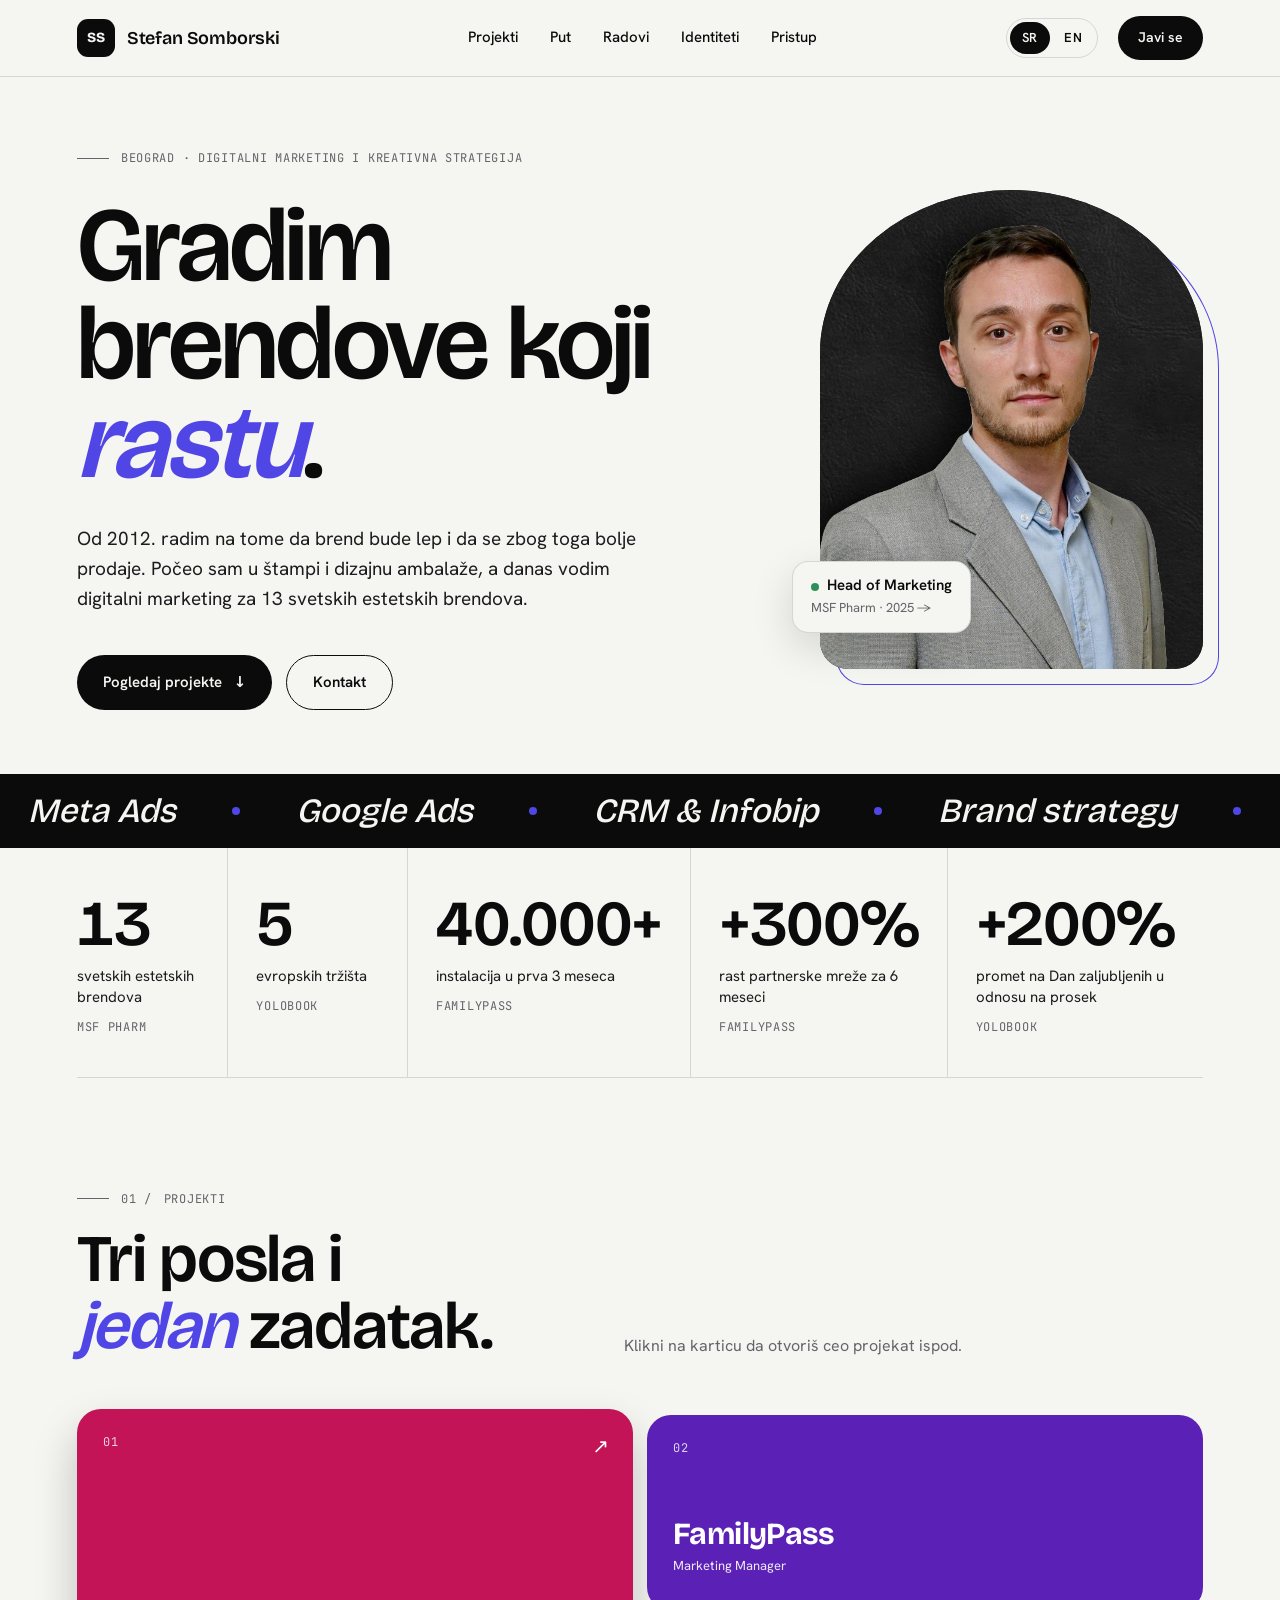
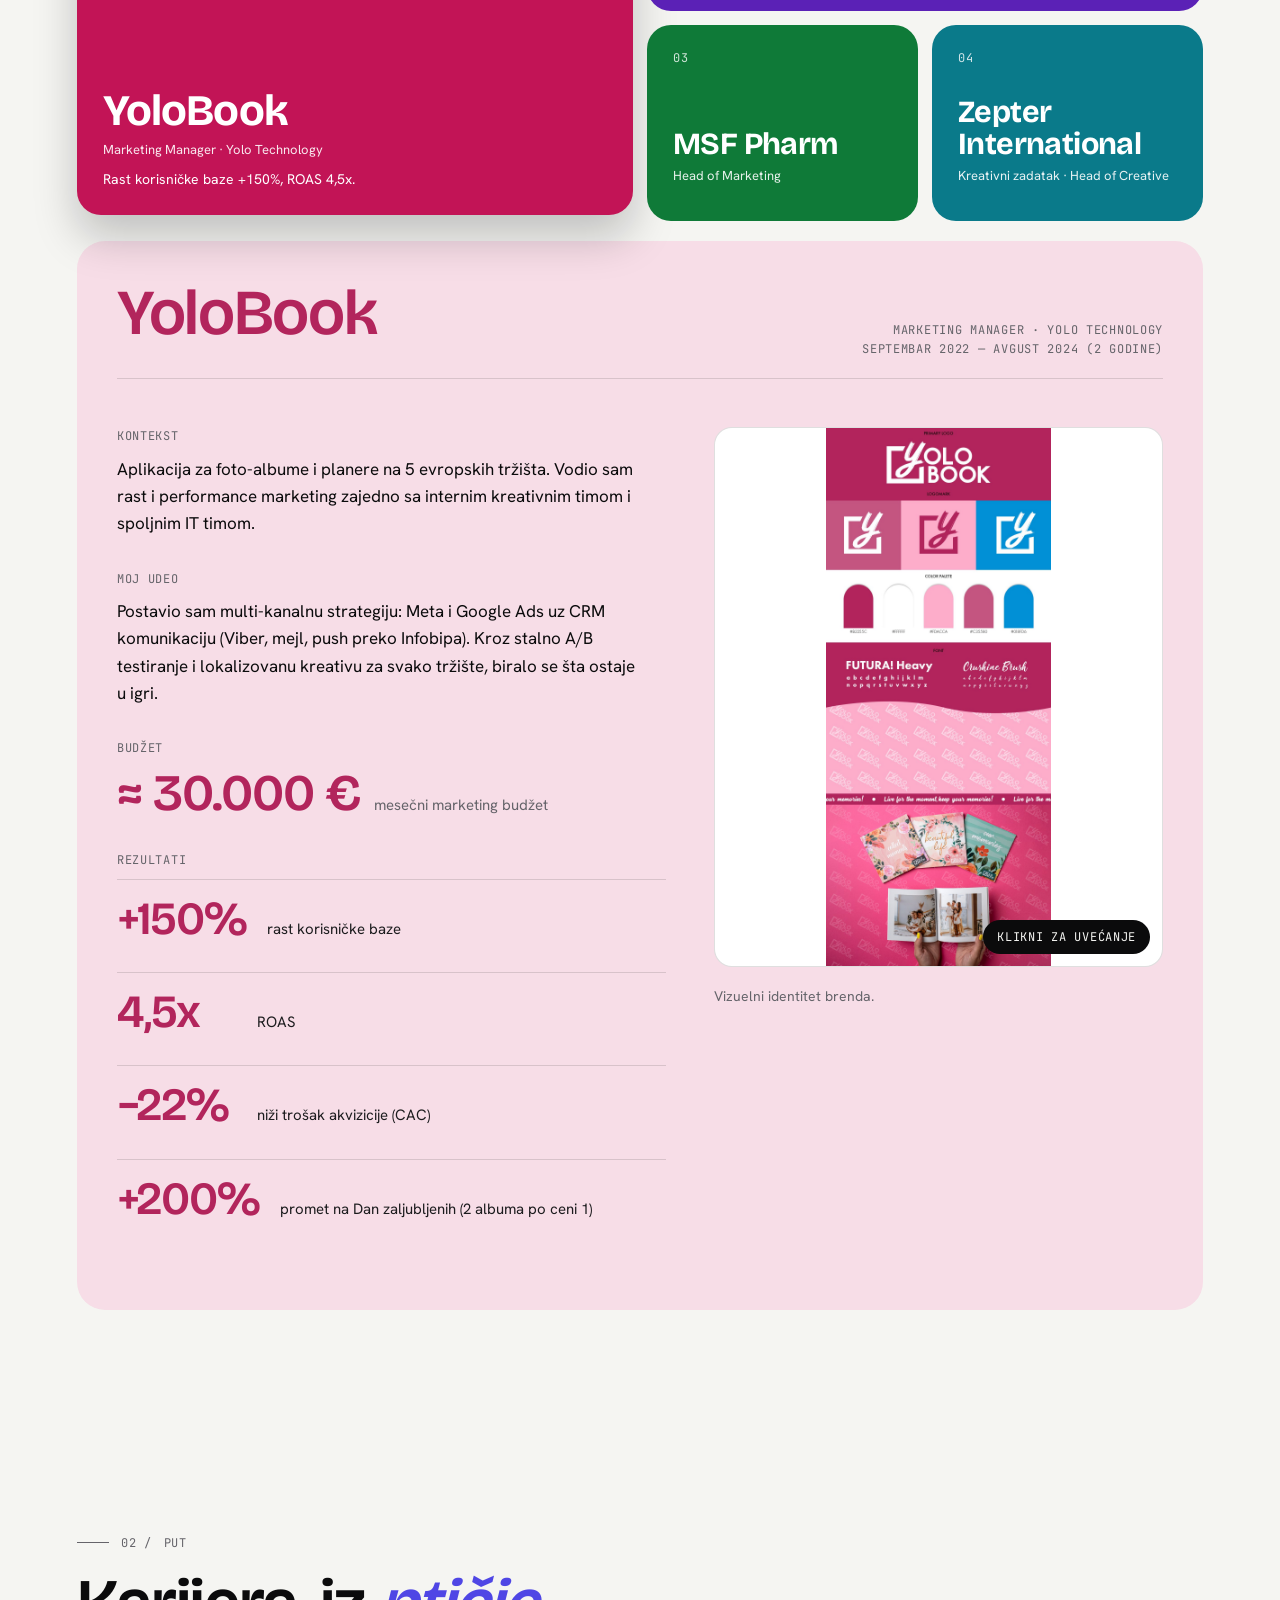
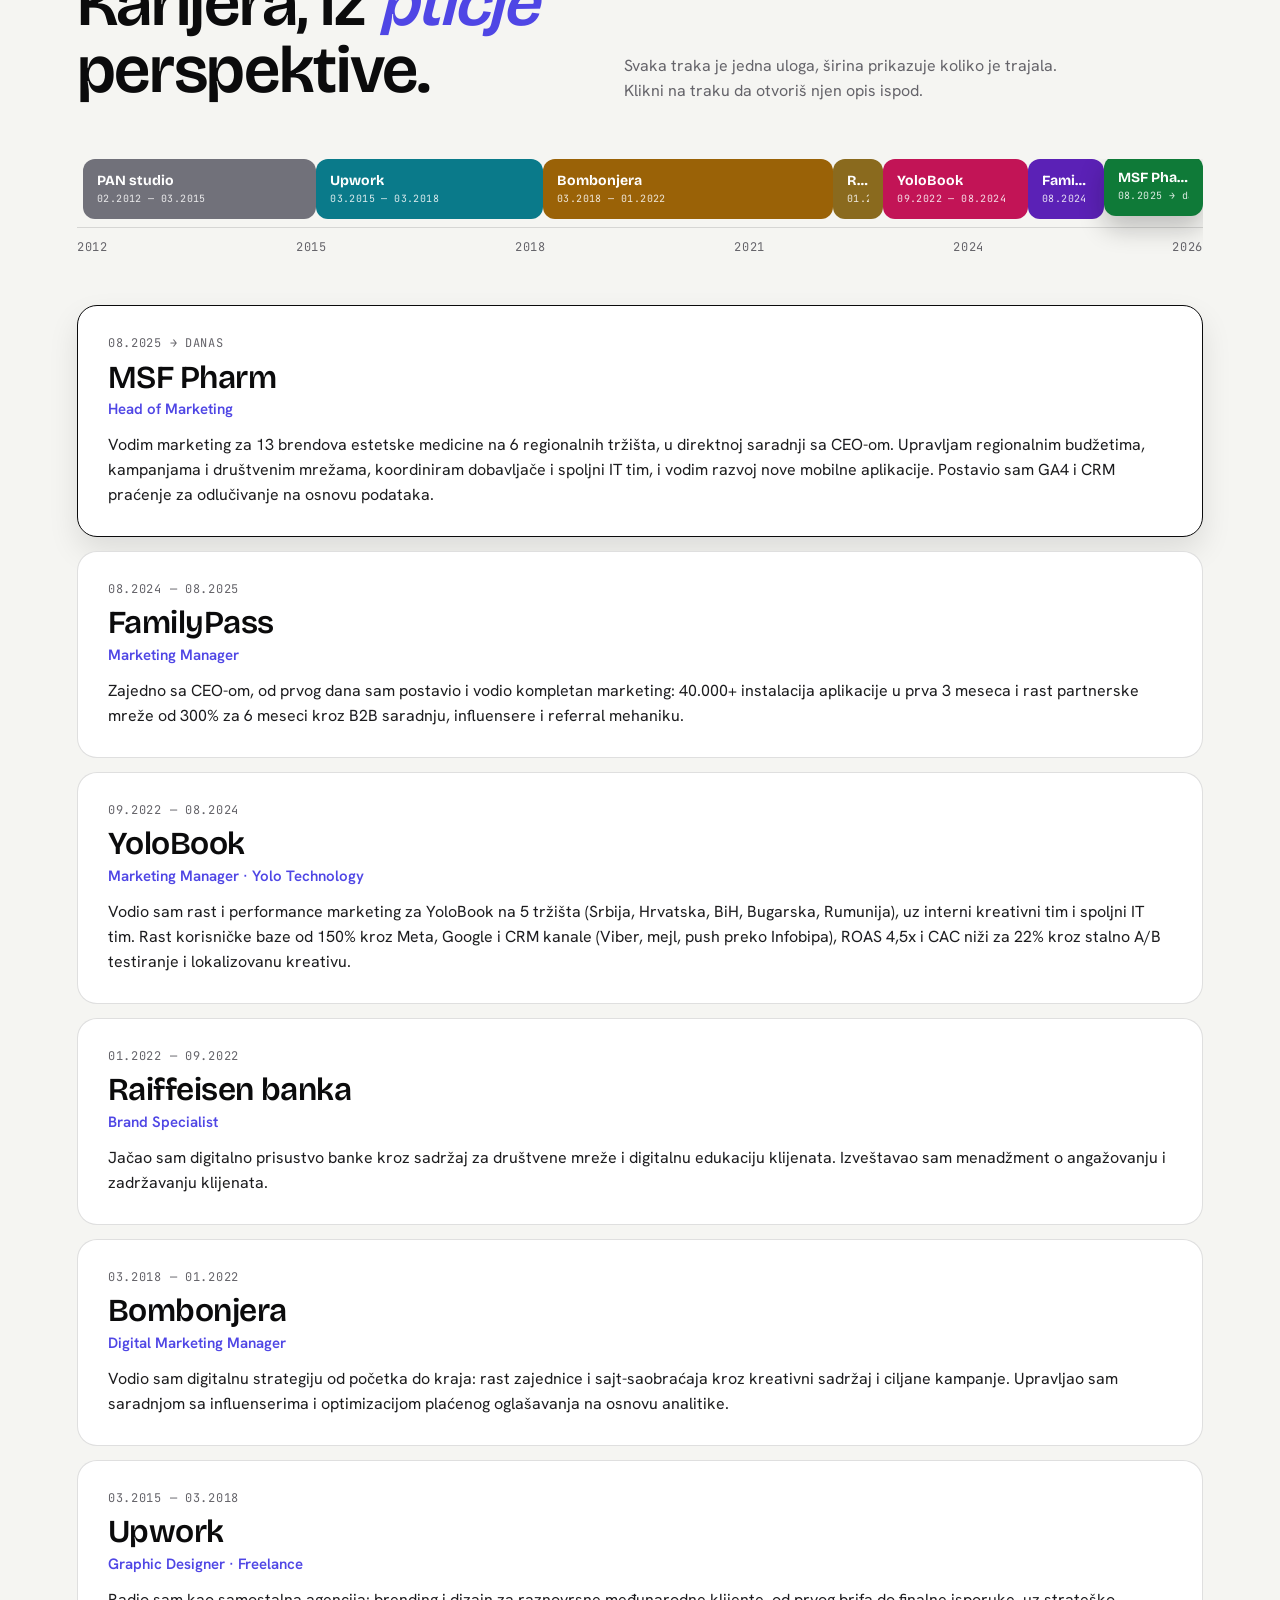
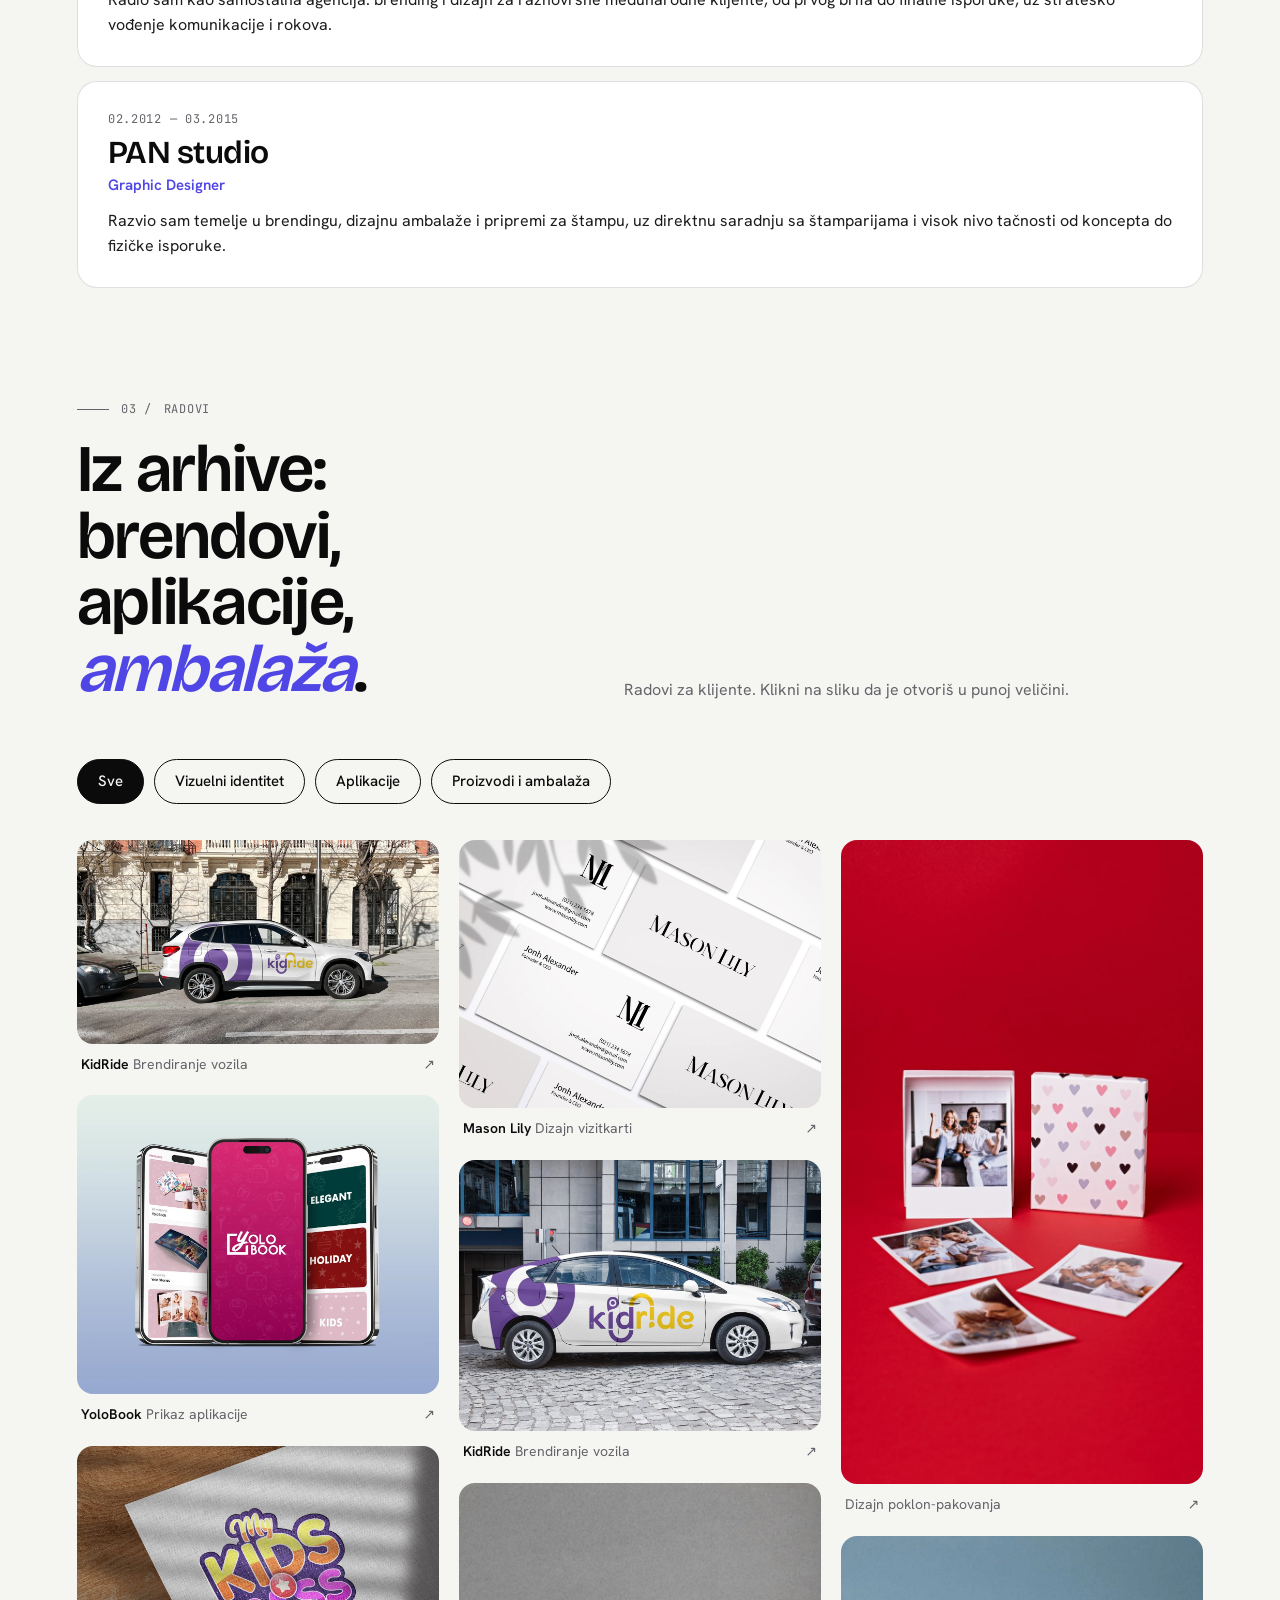
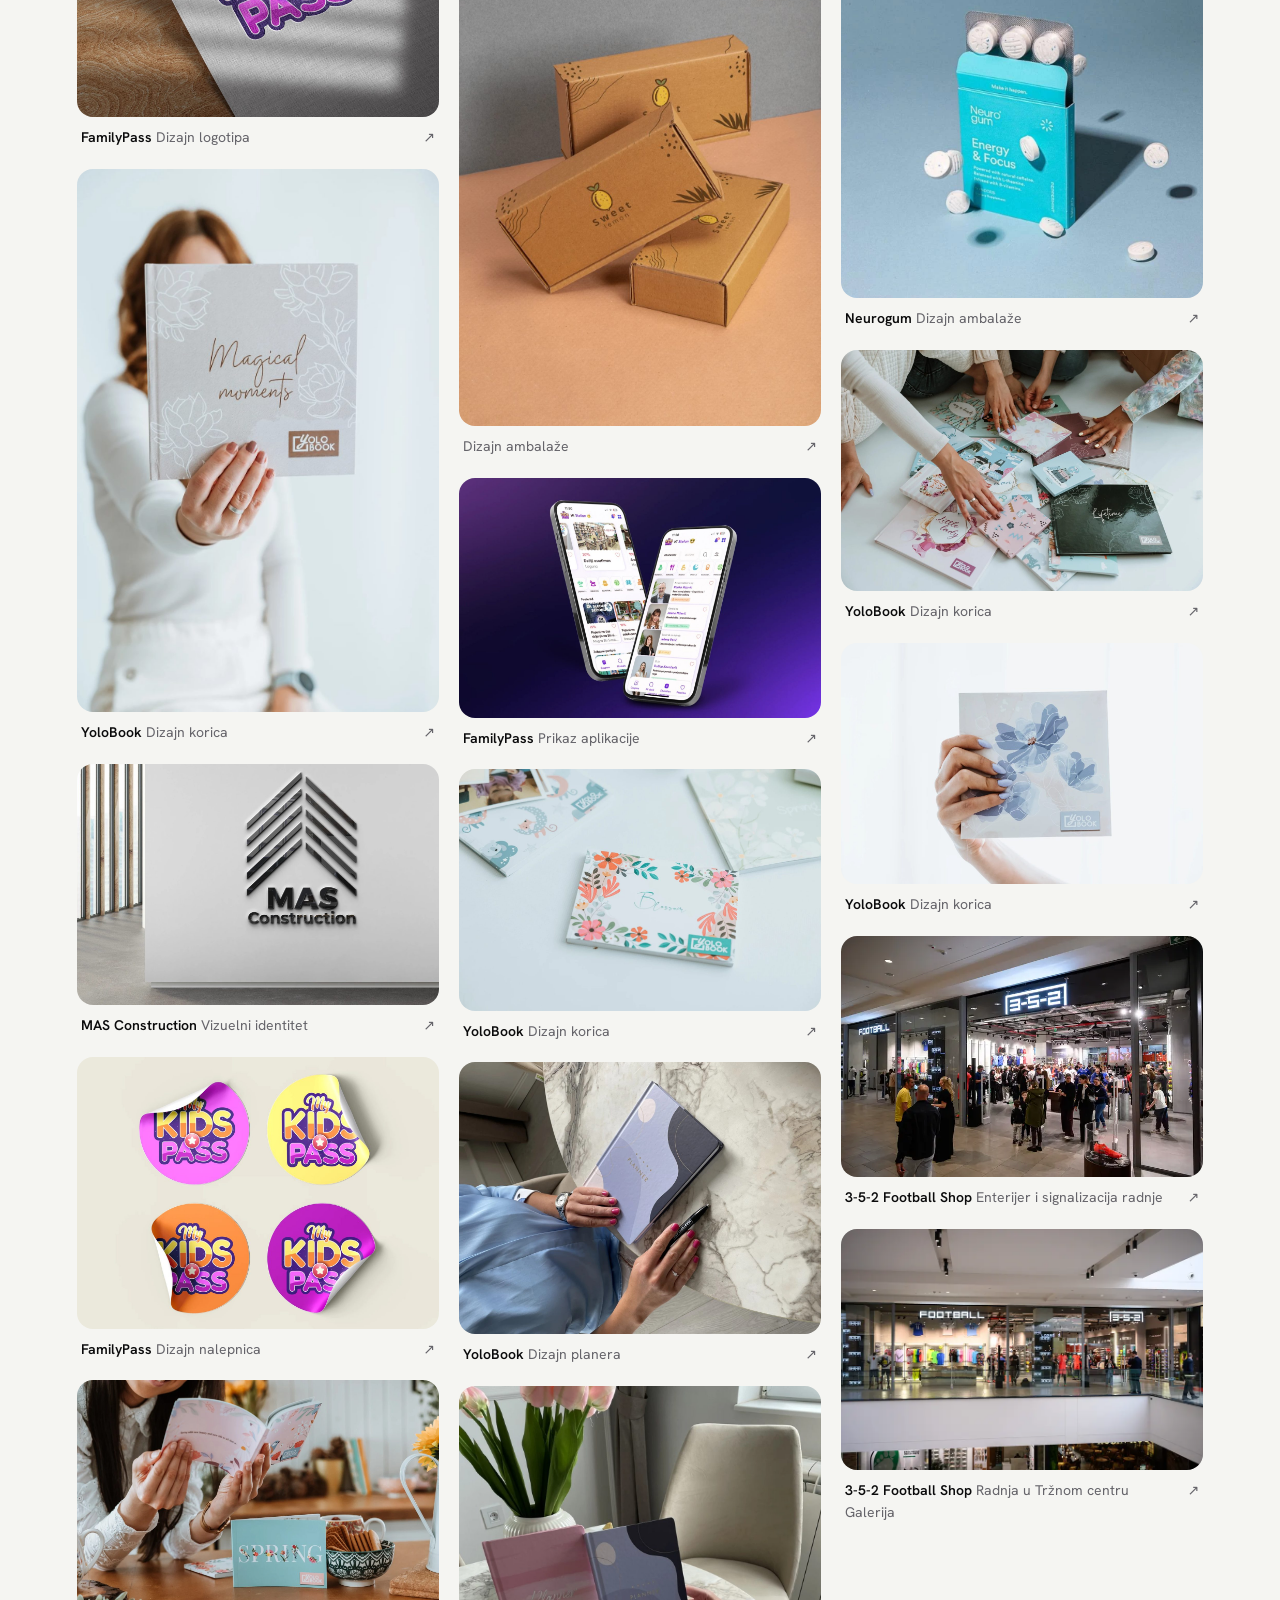
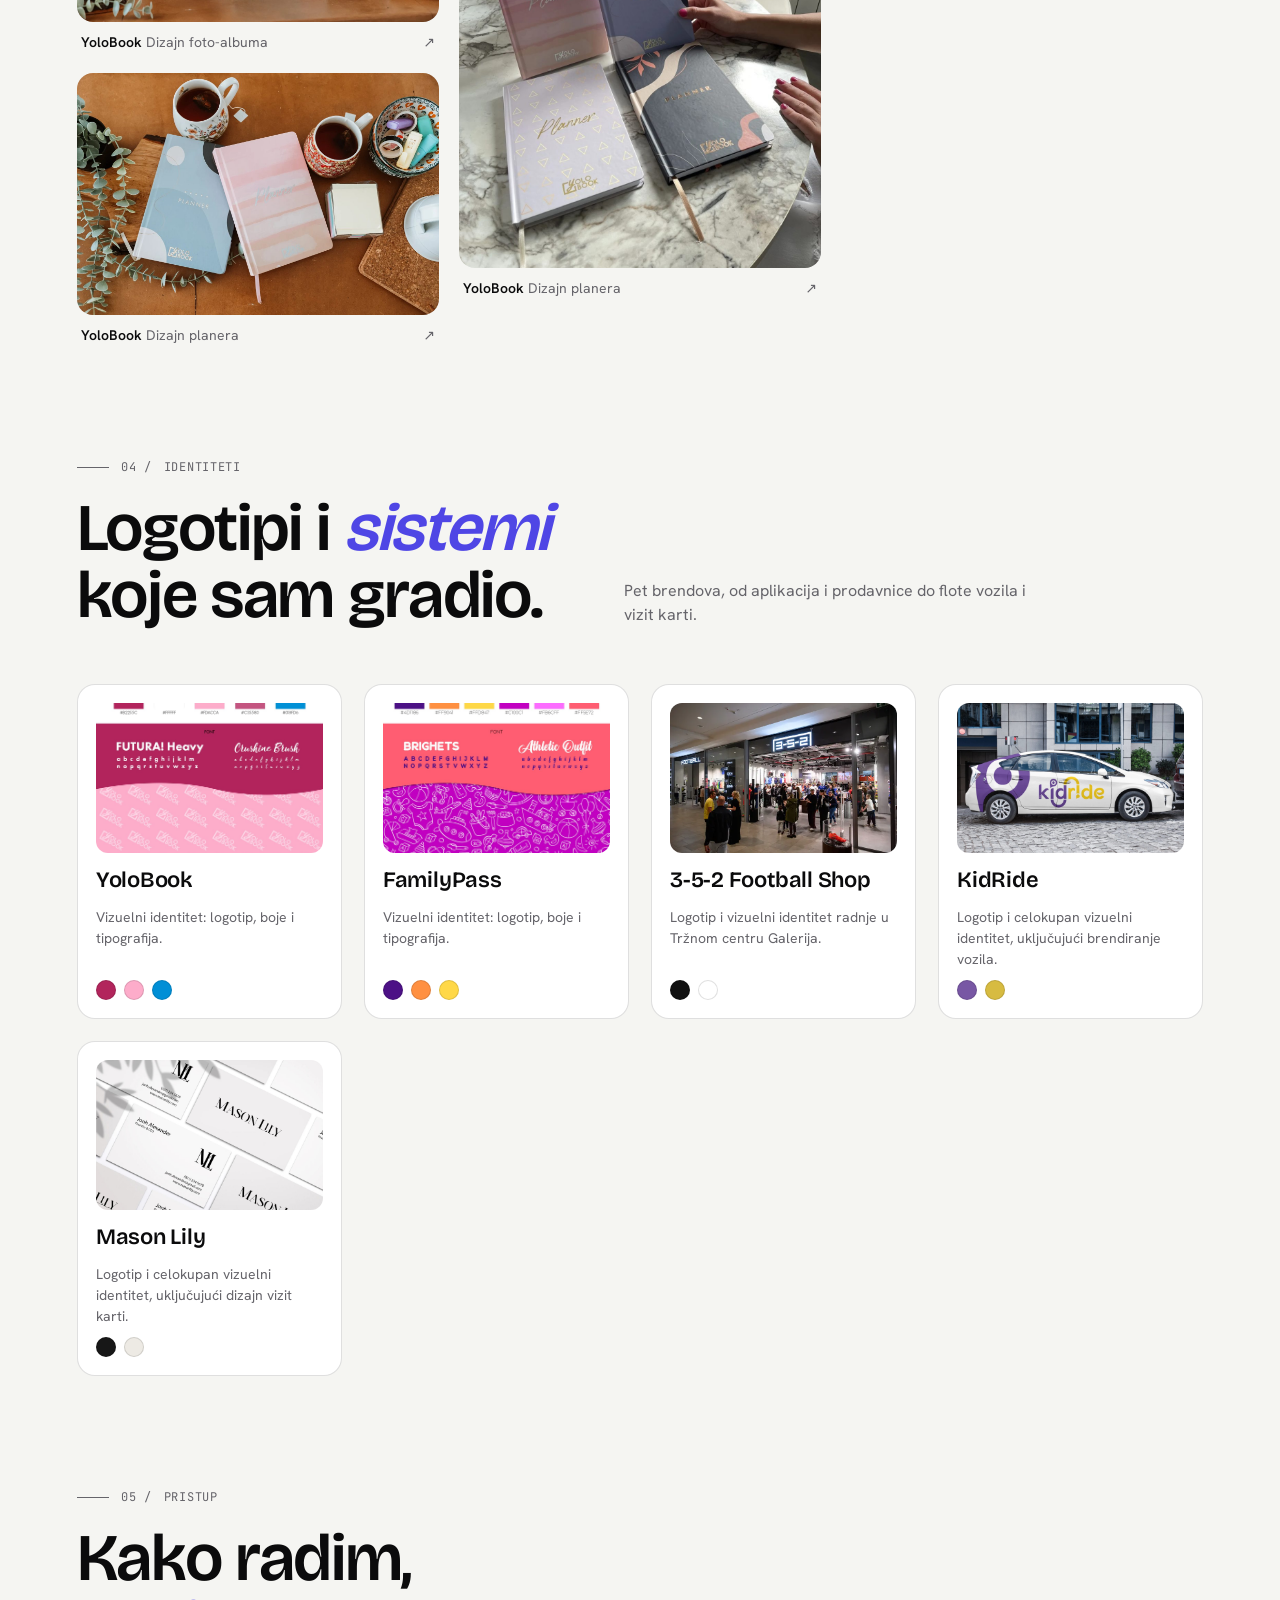
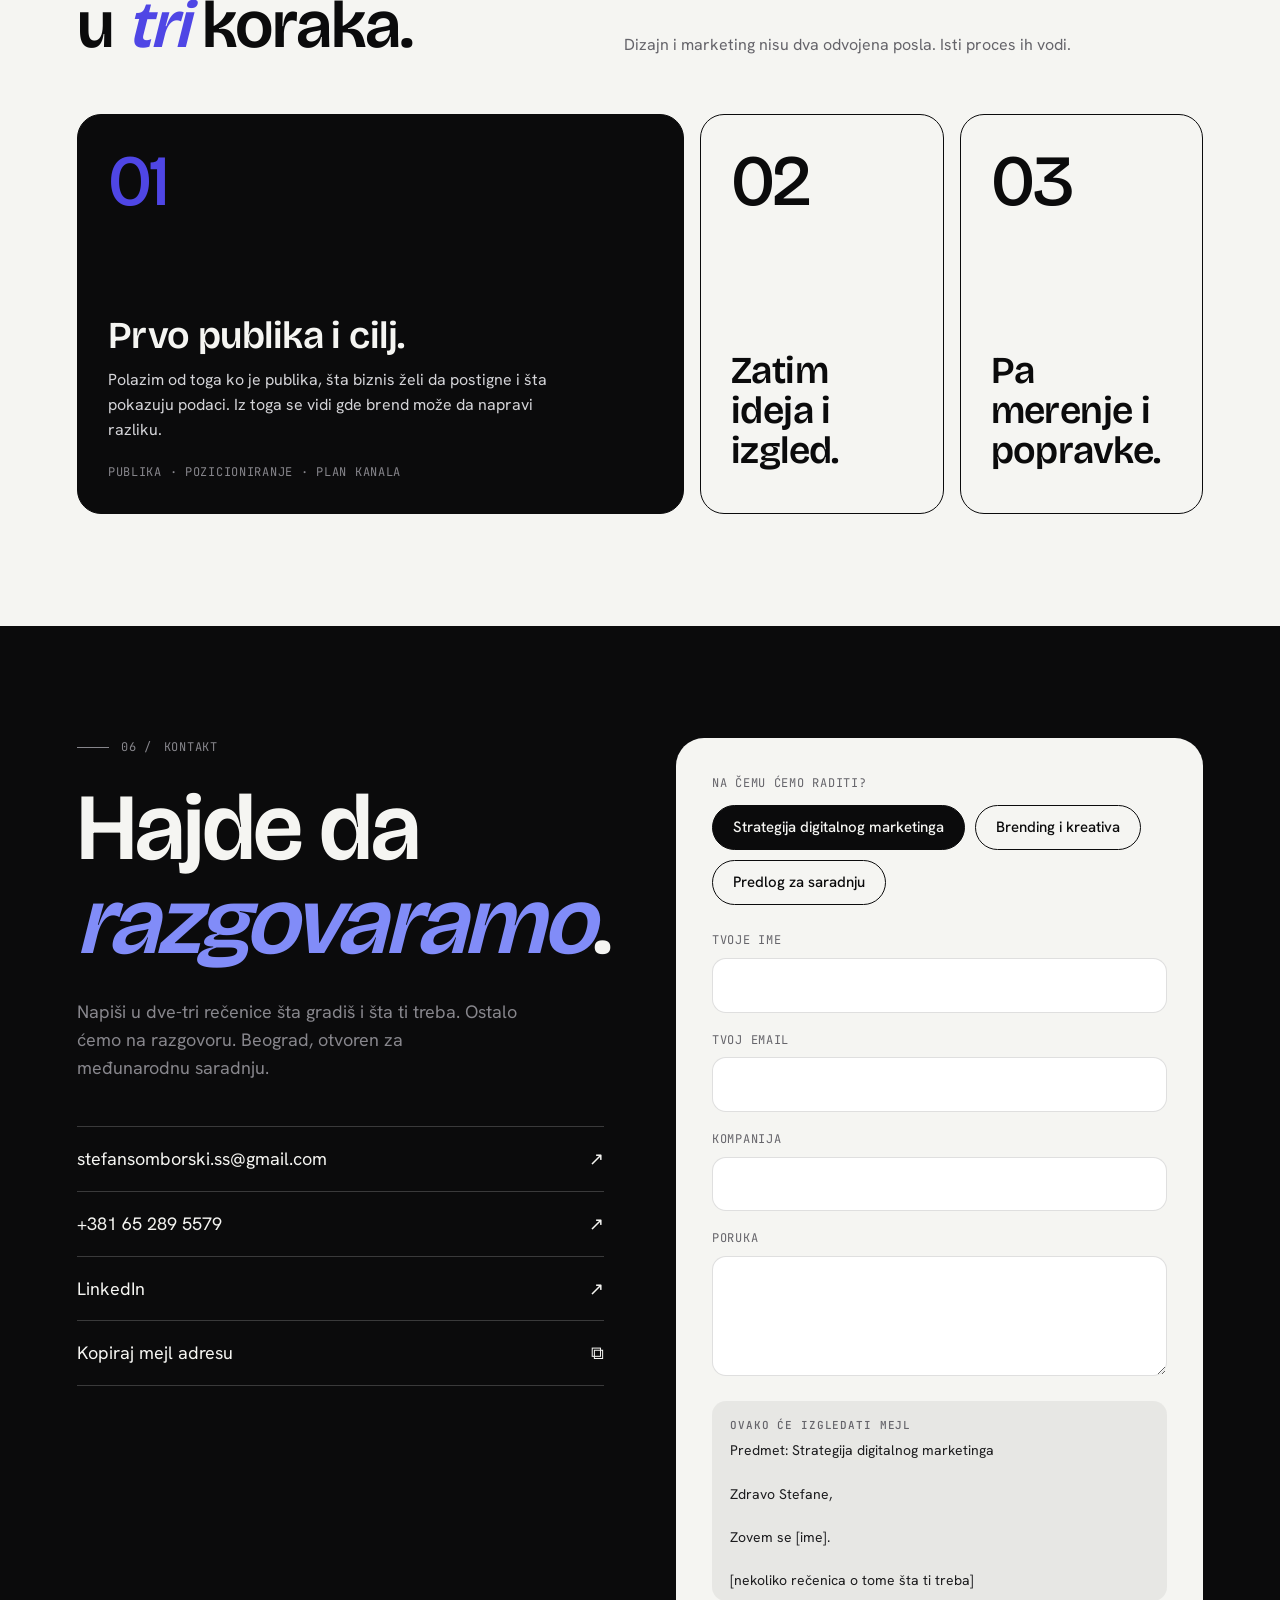
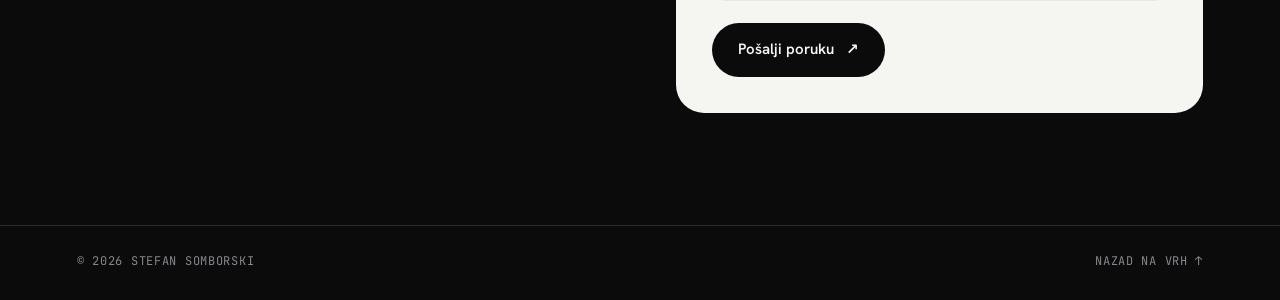
<file: index.html>
<!doctype html>
  <html lang="sr">
  <head>
  <meta charset="utf-8">
  <meta name="viewport" content="width=device-width, initial-scale=1">
  <title>Stefan Somborski — Portfolio</title>
<meta name="description" content="Stefan Somborski — digitalni marketing i kreativna strategija. Head of Marketing @ MSF Pharm.">
<link rel="icon" href="data:,">
  <link rel="preconnect" href="https://fonts.googleapis.com">
  <link rel="stylesheet" href="https://fonts.googleapis.com/css2?family=Bricolage+Grotesque:ital,opsz,wght@0,12..96,400..800;1,12..96,400..800&family=Hanken+Grotesk:wght@400;500;600;700&family=JetBrains+Mono:wght@400;500;600&display=swap">
  <link rel="stylesheet" href="style.css">
  </head>
  <body>
  <div id="app"></div>
  <script src="app.js"></script>
  </body>
  </html>
</file>
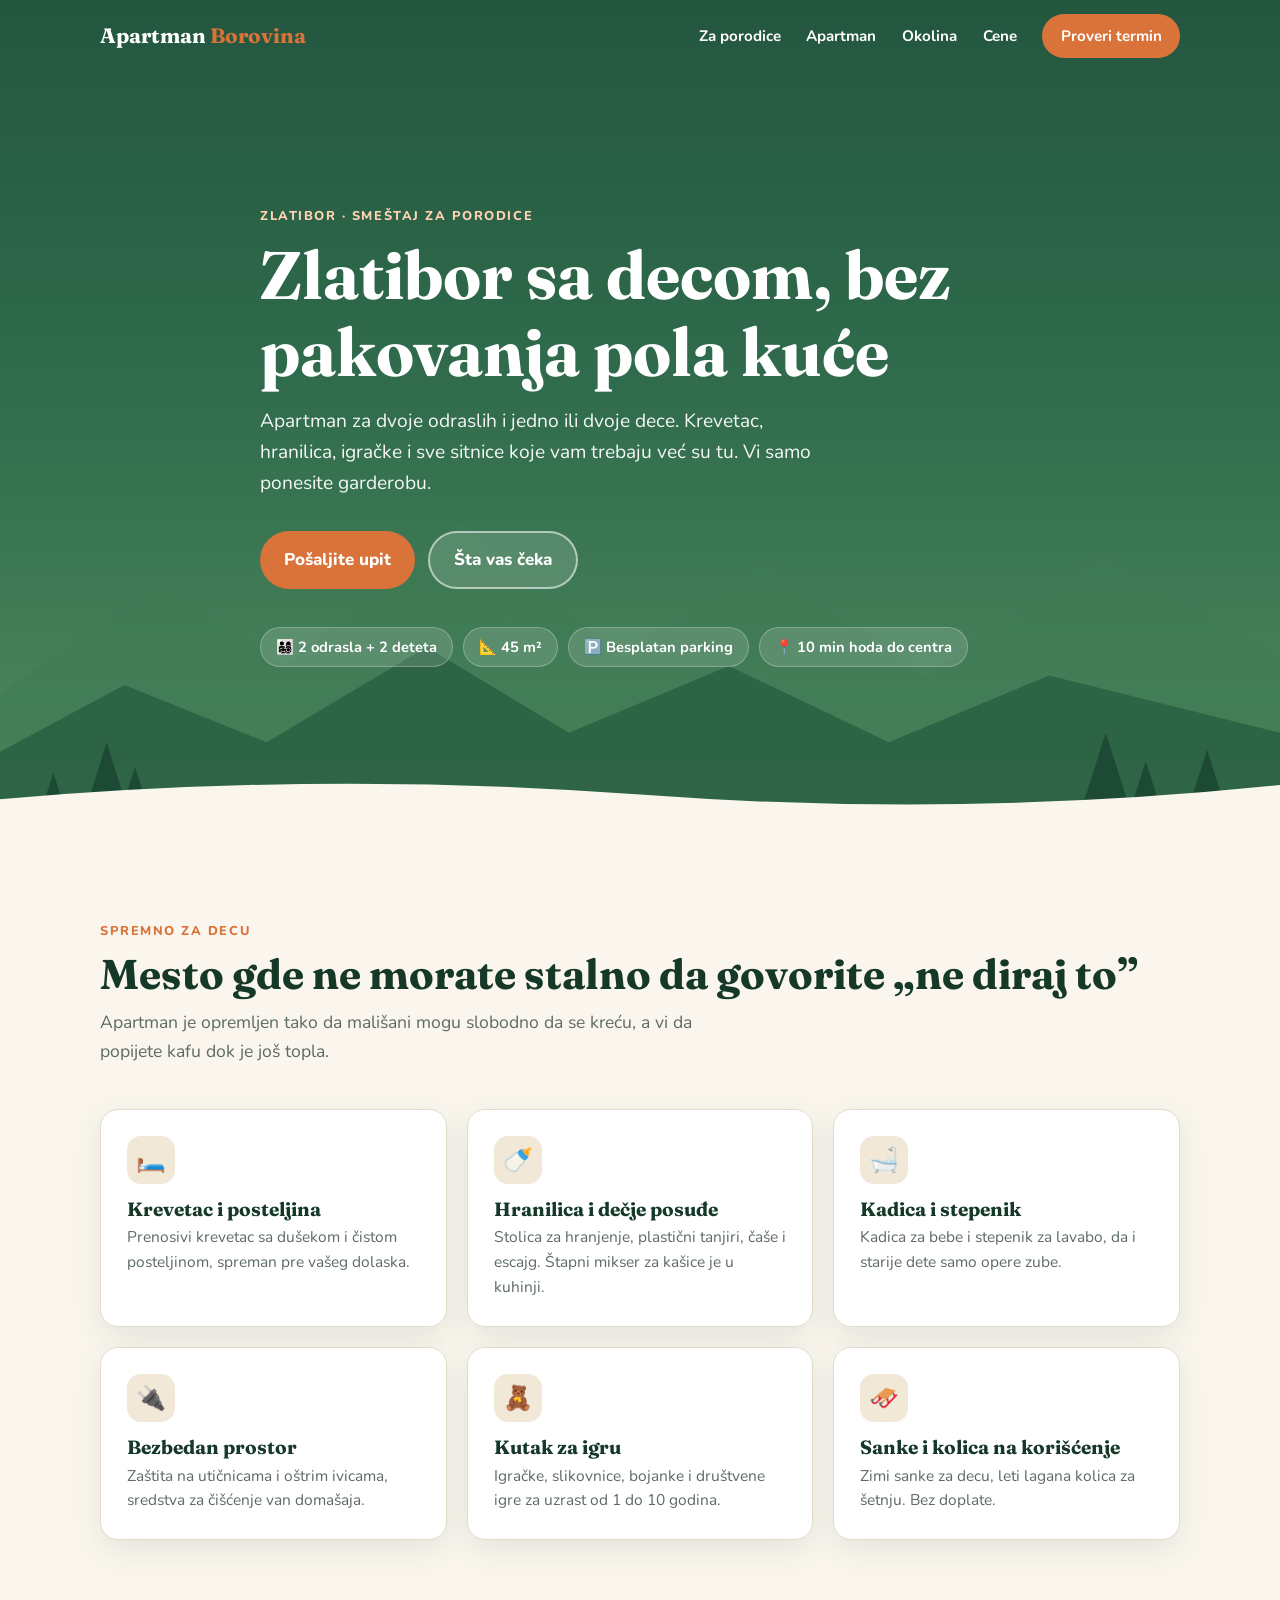
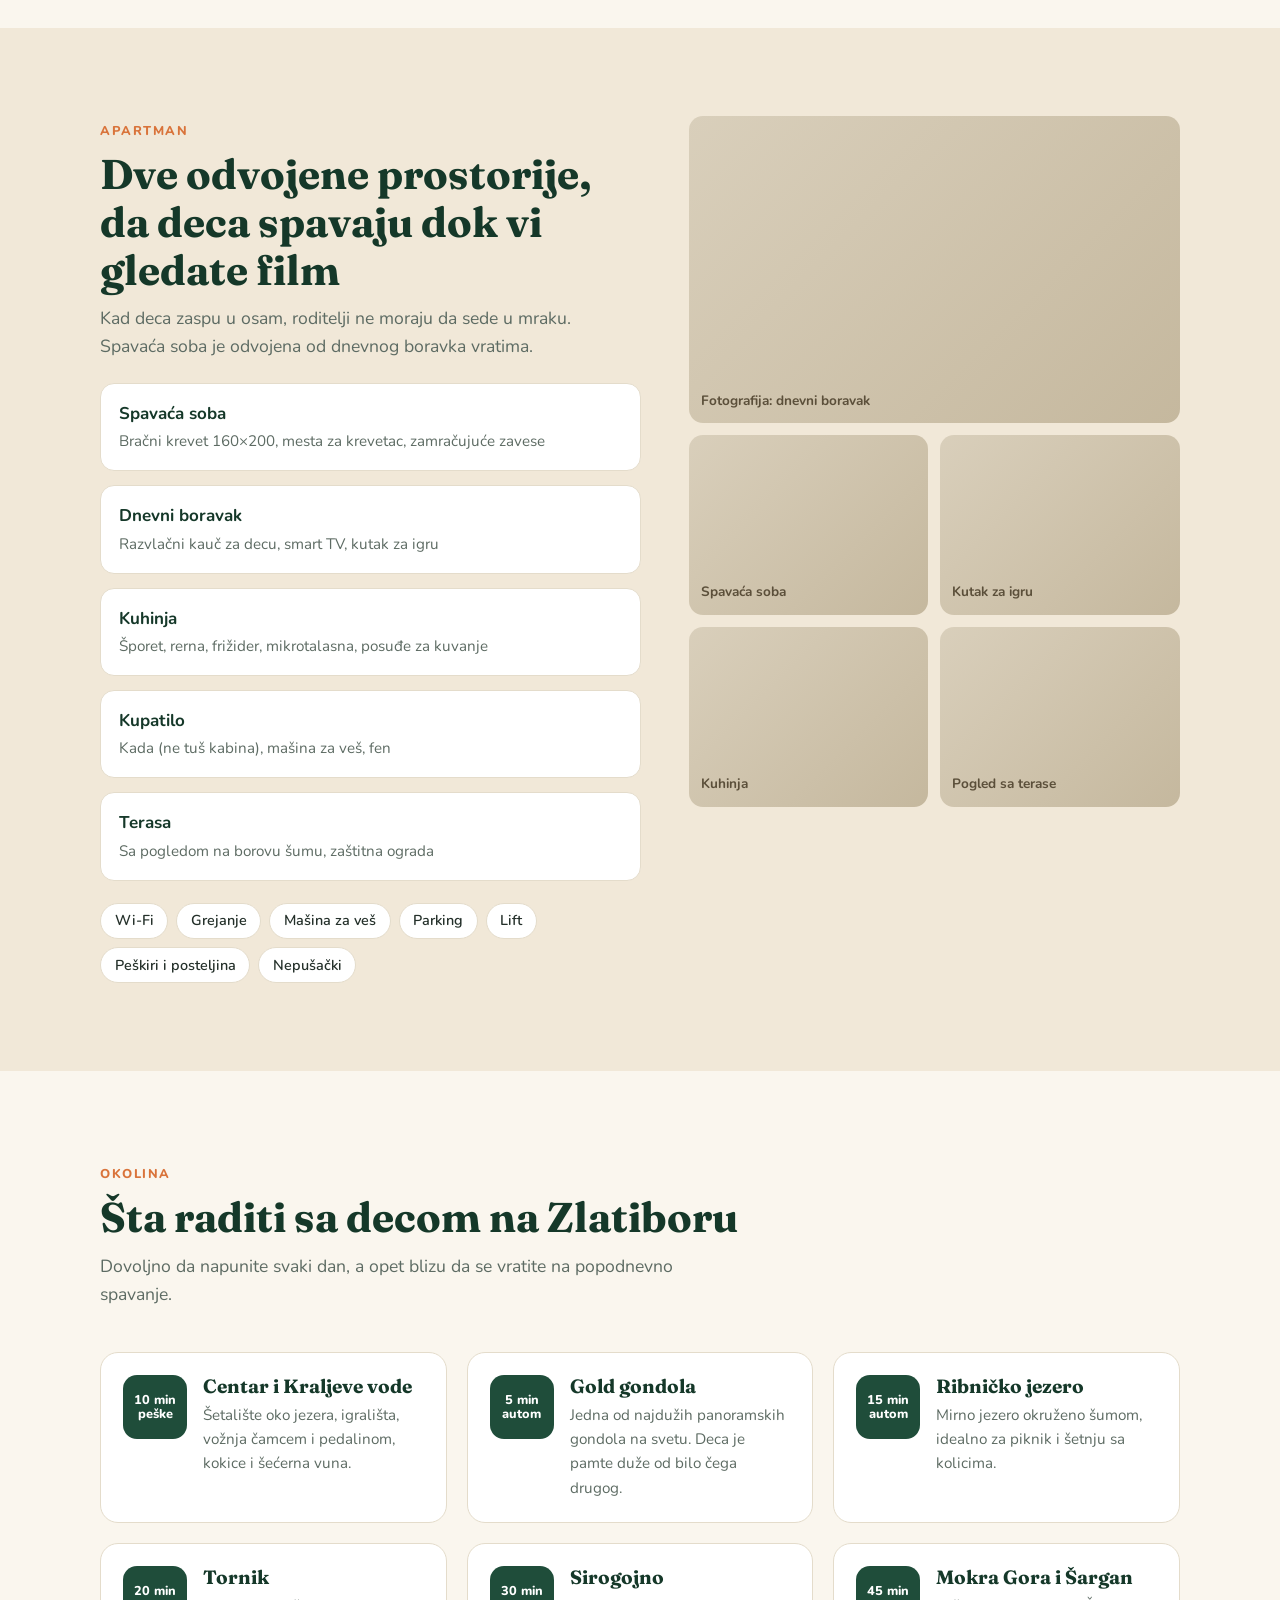
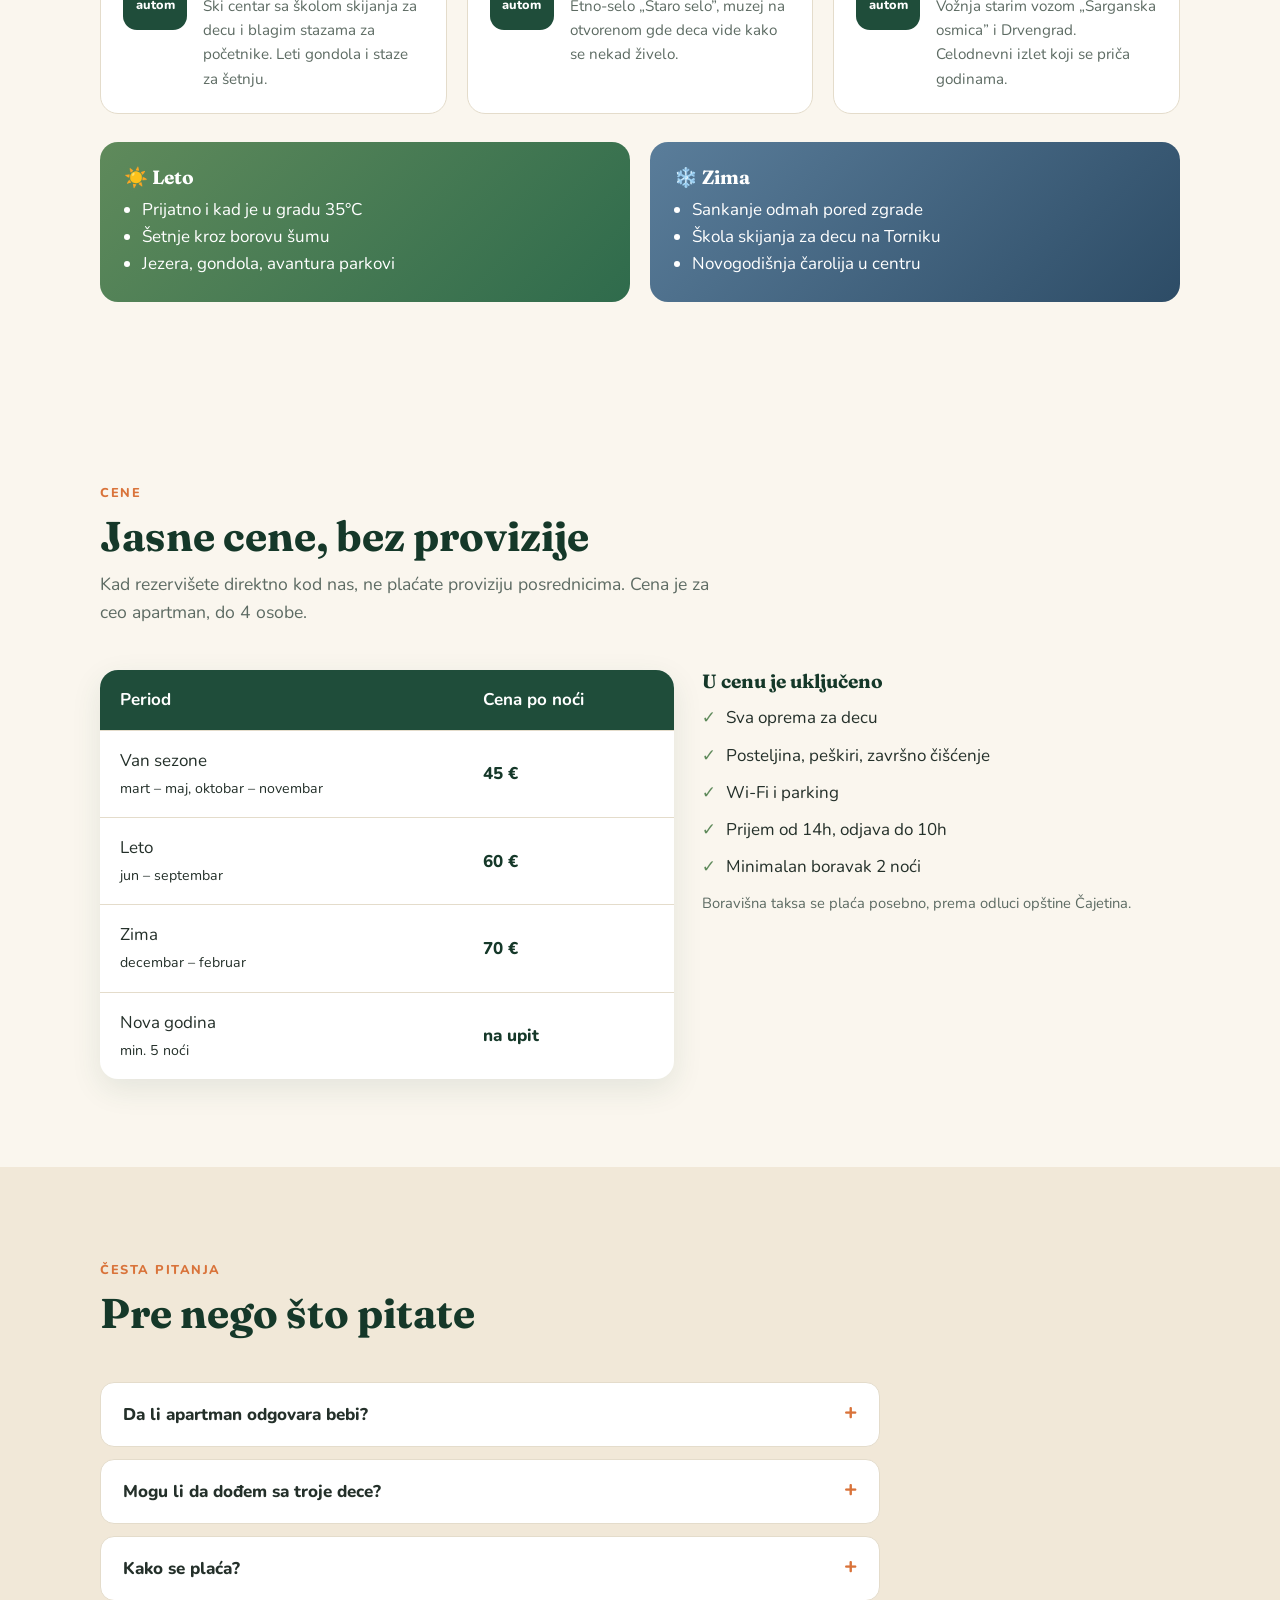
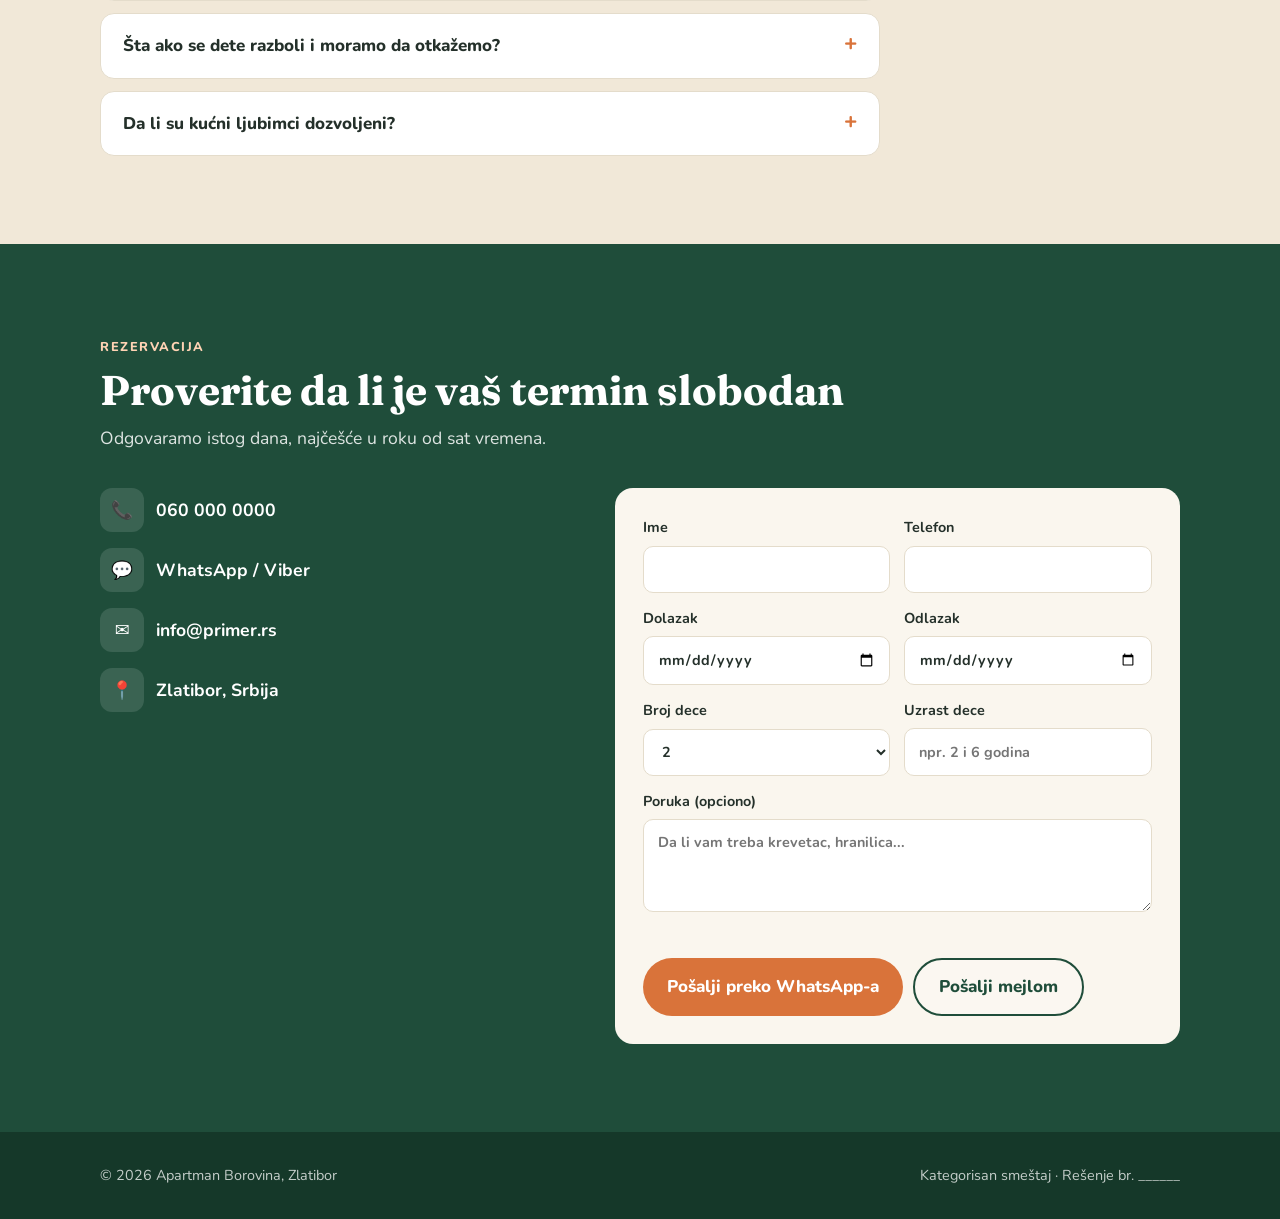
<file: zlatibor-apartman/index.html>
<!doctype html>
<html lang="sr-Latn">
<head>
<meta charset="utf-8">
<meta name="viewport" content="width=device-width, initial-scale=1">
<!-- TODO: zameni "Borovina" pravim imenom apartmana svuda u fajlu -->
<title>Apartman Borovina Zlatibor – smeštaj za porodice sa decom</title>
<meta name="description" content="Apartman na Zlatiboru za dvoje odraslih i do dvoje dece. Krevetac, hranilica, igračke i sve što vam treba za odmor sa malom decom. Direktna rezervacija bez provizije.">
<meta property="og:title" content="Apartman Borovina – Zlatibor za porodice">
<meta property="og:description" content="Za dvoje odraslih i do dvoje dece. Spakujte manje, odmorite se više.">
<meta property="og:type" content="website">
<!-- TODO: <meta property="og:image" content="https://tvoj-domen.rs/img/naslovna.jpg"> -->
<link rel="preconnect" href="https://fonts.googleapis.com">
<link rel="preconnect" href="https://fonts.gstatic.com" crossorigin>
<link href="https://fonts.googleapis.com/css2?family=Fraunces:opsz,wght@9..144,500;9..144,700&family=Nunito:wght@400;600;700;800&display=swap&subset=latin-ext" rel="stylesheet">

<script type="application/ld+json">
{
  "@context": "https://schema.org",
  "@type": "LodgingBusiness",
  "name": "Apartman Borovina",
  "description": "Porodični apartman na Zlatiboru za dvoje odraslih i do dvoje dece.",
  "address": {
    "@type": "PostalAddress",
    "addressLocality": "Zlatibor",
    "addressCountry": "RS"
  },
  "telephone": "+381600000000",
  "petsAllowed": false,
  "numberOfRooms": 2
}
</script>

<style>
:root{
  --pine:#1f4d3a;
  --pine-dark:#153829;
  --moss:#5f8a5b;
  --cream:#faf6ee;
  --sand:#f1e8d8;
  --ink:#24302a;
  --muted:#5d6b63;
  --accent:#d9733a;
  --accent-dark:#b85c27;
  --card:#ffffff;
  --line:#e4dccb;
  --radius:18px;
  --shadow:0 10px 30px rgba(31,77,58,.10);
  --max:1120px;
}
*{box-sizing:border-box;margin:0;padding:0}
html{scroll-behavior:smooth;scroll-padding-top:80px}
body{font-family:"Nunito",system-ui,sans-serif;color:var(--ink);background:var(--cream);line-height:1.6;font-size:17px}
img{max-width:100%;display:block}
a{color:inherit}
h1,h2,h3{font-family:"Fraunces",Georgia,serif;line-height:1.15;color:var(--pine-dark)}
h2{font-size:clamp(1.8rem,3.5vw,2.6rem);margin-bottom:.6rem}
h3{font-size:1.2rem;margin-bottom:.35rem}
.wrap{max-width:var(--max);margin:0 auto;padding:0 20px}
section{padding:88px 0}
.eyebrow{display:inline-block;font-weight:800;font-size:.8rem;letter-spacing:.12em;text-transform:uppercase;color:var(--accent);margin-bottom:.6rem}
.lead{font-size:1.1rem;color:var(--muted);max-width:640px}
.btn{display:inline-flex;align-items:center;gap:.5rem;font:inherit;font-weight:800;text-decoration:none;border:0;cursor:pointer;border-radius:999px;padding:.85rem 1.5rem;transition:transform .15s,background .15s}
.btn:hover{transform:translateY(-1px)}
.btn-primary{background:var(--accent);color:#fff}
.btn-primary:hover{background:var(--accent-dark)}
.btn-ghost{background:rgba(255,255,255,.14);color:#fff;border:2px solid rgba(255,255,255,.55)}
.btn-ghost:hover{background:rgba(255,255,255,.25)}

/* Nav */
.nav{position:fixed;inset:0 0 auto 0;z-index:50;transition:background .25s,box-shadow .25s}
.nav.scrolled{background:rgba(250,246,238,.96);box-shadow:0 2px 14px rgba(0,0,0,.07);backdrop-filter:blur(6px)}
.nav .wrap{display:flex;align-items:center;justify-content:space-between;height:72px}
.logo{font-family:"Fraunces",serif;font-weight:700;font-size:1.3rem;text-decoration:none;color:#fff}
.logo span{color:var(--accent)}
.nav.scrolled .logo{color:var(--pine-dark)}
.nav-links{display:flex;gap:1.6rem;list-style:none;align-items:center}
.nav-links a{text-decoration:none;font-weight:700;color:#fff;font-size:.95rem}
.nav.scrolled .nav-links a{color:var(--ink)}
.nav-links .btn{padding:.6rem 1.15rem;color:#fff!important}
@media (max-width:860px){.nav-links li:not(:last-child){display:none}}

/* Hero */
.hero{position:relative;min-height:92vh;display:flex;align-items:center;color:#fff;padding:120px 0 80px;overflow:hidden;
  background:linear-gradient(180deg,#24563f 0%,#2f6b4c 45%,#4f8a5e 100%)}
/* TODO: kad budeš imao pravu fotografiju, otkomentariši sledeći red i obriši planine iz HTML-a */
/* .hero{background:linear-gradient(rgba(21,56,41,.55),rgba(21,56,41,.55)),url("img/naslovna.jpg") center/cover} */
.hero .mountains{position:absolute;inset:auto 0 0 0;width:100%;height:46%;pointer-events:none}
.hero .wrap{position:relative;z-index:2}
.hero h1{color:#fff;font-size:clamp(2.4rem,6vw,4.2rem);max-width:760px;margin-bottom:1rem}
.hero p{font-size:1.2rem;max-width:580px;opacity:.95;margin-bottom:2rem}
.hero-cta{display:flex;gap:.8rem;flex-wrap:wrap}
.facts{display:flex;flex-wrap:wrap;gap:.6rem;margin-top:2.4rem}
.fact{background:rgba(255,255,255,.14);border:1px solid rgba(255,255,255,.25);padding:.45rem .95rem;border-radius:999px;font-weight:700;font-size:.92rem}

/* Spakujte manje */
.grid{display:grid;gap:20px}
.grid-3{grid-template-columns:repeat(auto-fit,minmax(300px,1fr))}
.card{background:var(--card);border-radius:var(--radius);padding:26px;box-shadow:var(--shadow);border:1px solid var(--line)}
.card .ico{width:48px;height:48px;border-radius:14px;background:var(--sand);display:grid;place-items:center;font-size:1.5rem;margin-bottom:14px}
.card p{color:var(--muted);font-size:.97rem}
.section-head{margin-bottom:44px}

/* Apartman */
.apt{background:var(--sand)}
.apt-grid{display:grid;grid-template-columns:1.1fr 1fr;gap:48px;align-items:start}
@media (max-width:900px){.apt-grid{grid-template-columns:1fr}}
.rooms{list-style:none;margin-top:1.4rem;display:grid;gap:14px}
.rooms li{background:var(--card);border-radius:14px;padding:16px 18px;border:1px solid var(--line)}
.rooms strong{display:block;color:var(--pine-dark)}
.rooms span{color:var(--muted);font-size:.95rem}
.gallery{display:grid;grid-template-columns:repeat(2,1fr);gap:12px}
.gallery .ph:first-child{grid-column:span 2;aspect-ratio:16/10}
.ph{aspect-ratio:4/3;border-radius:14px;background:linear-gradient(135deg,#d9cfbb,#c5b89e);display:flex;align-items:flex-end;padding:12px;color:#5b4f3a;font-weight:700;font-size:.85rem;overflow:hidden}
.ph img{width:100%;height:100%;object-fit:cover}
.amen{display:flex;flex-wrap:wrap;gap:8px;margin-top:22px}
.amen span{background:var(--card);border:1px solid var(--line);border-radius:999px;padding:.35rem .85rem;font-size:.9rem;font-weight:600}

/* Okolina */
.places{display:grid;grid-template-columns:repeat(auto-fit,minmax(300px,1fr));gap:20px}
.place{display:flex;gap:16px;background:var(--card);border-radius:var(--radius);padding:22px;border:1px solid var(--line)}
.place .dist{flex:0 0 auto;min-width:64px;height:64px;border-radius:14px;background:var(--pine);color:#fff;display:grid;place-items:center;text-align:center;font-weight:800;font-size:.8rem;line-height:1.1;padding:4px}
.place p{color:var(--muted);font-size:.95rem}
.season{display:grid;grid-template-columns:1fr 1fr;gap:20px;margin-top:28px}
@media (max-width:700px){.season{grid-template-columns:1fr}}
.season div{border-radius:var(--radius);padding:24px;color:#fff}
.season .summer{background:linear-gradient(135deg,#5f8a5b,#2f6b4c)}
.season .winter{background:linear-gradient(135deg,#5a7d9a,#2d4c66)}
.season h3{color:#fff}
.season ul{margin:.5rem 0 0 1.1rem}

/* Cene */
.price-wrap{display:grid;grid-template-columns:1.2fr 1fr;gap:28px;align-items:start}
@media (max-width:900px){.price-wrap{grid-template-columns:1fr}}
table{width:100%;border-collapse:collapse;background:var(--card);border-radius:var(--radius);overflow:hidden;box-shadow:var(--shadow)}
th,td{text-align:left;padding:16px 20px;border-bottom:1px solid var(--line)}
th{background:var(--pine);color:#fff;font-weight:700}
td:last-child{font-weight:800;color:var(--pine-dark);white-space:nowrap}
tr:last-child td{border-bottom:0}
.note{font-size:.92rem;color:var(--muted);margin-top:12px}
.info{list-style:none;display:grid;gap:10px}
.info li{display:flex;gap:10px}
.info li::before{content:"✓";color:var(--moss);font-weight:800}

/* FAQ */
.faq{background:var(--sand)}
.faq-list{max-width:780px;display:grid;gap:12px}
details{background:var(--card);border:1px solid var(--line);border-radius:14px;padding:18px 22px}
summary{cursor:pointer;font-weight:800;list-style:none;display:flex;justify-content:space-between;gap:12px}
summary::-webkit-details-marker{display:none}
summary::after{content:"+";font-size:1.4rem;line-height:1;color:var(--accent)}
details[open] summary::after{content:"−"}
details p{margin-top:10px;color:var(--muted)}

/* Kontakt */
.contact{background:var(--pine);color:#fff}
.contact h2{color:#fff}
.contact .lead{color:rgba(255,255,255,.85)}
.contact-grid{display:grid;grid-template-columns:1fr 1.2fr;gap:44px;margin-top:36px}
@media (max-width:900px){.contact-grid{grid-template-columns:1fr}}
.direct a{display:flex;align-items:center;gap:12px;text-decoration:none;font-weight:700;font-size:1.1rem;margin-bottom:16px}
.direct a span:first-child{width:44px;height:44px;border-radius:12px;background:rgba(255,255,255,.12);display:grid;place-items:center}
form{background:var(--cream);color:var(--ink);border-radius:var(--radius);padding:28px;display:grid;gap:14px;grid-template-columns:1fr 1fr}
form .full{grid-column:1/-1}
@media (max-width:560px){form{grid-template-columns:1fr}}
label{font-weight:700;font-size:.9rem;display:grid;gap:6px}
input,select,textarea{font:inherit;padding:.7rem .85rem;border:1.5px solid var(--line);border-radius:10px;background:#fff;color:var(--ink);width:100%}
input:focus,select:focus,textarea:focus{outline:none;border-color:var(--moss)}
.form-actions{display:flex;gap:10px;flex-wrap:wrap}
.form-msg{font-size:.9rem;color:#b3261e;min-height:1.2em}

footer{background:var(--pine-dark);color:rgba(255,255,255,.75);padding:32px 0;font-size:.9rem}
footer .wrap{display:flex;justify-content:space-between;flex-wrap:wrap;gap:12px}

/* Sticky CTA na telefonu */
.mobile-cta{display:none}
@media (max-width:700px){
  section{padding:64px 0}
  .mobile-cta{display:flex;position:fixed;bottom:0;left:0;right:0;z-index:60;padding:10px 16px;background:rgba(250,246,238,.97);box-shadow:0 -4px 16px rgba(0,0,0,.08)}
  .mobile-cta .btn{flex:1;justify-content:center}
  footer{padding-bottom:90px}
}
</style>
</head>
<body>

<nav class="nav" id="nav">
  <div class="wrap">
    <a href="#" class="logo">Apartman <span>Borovina</span></a>
    <ul class="nav-links">
      <li><a href="#za-porodice">Za porodice</a></li>
      <li><a href="#apartman">Apartman</a></li>
      <li><a href="#okolina">Okolina</a></li>
      <li><a href="#cene">Cene</a></li>
      <li><a href="#kontakt" class="btn btn-primary">Proveri termin</a></li>
    </ul>
  </div>
</nav>

<header class="hero">
  <svg class="mountains" viewBox="0 0 1440 400" preserveAspectRatio="none" aria-hidden="true">
    <path d="M0 260 L180 140 L320 230 L520 80 L700 220 L860 120 L1040 240 L1240 110 L1440 220 L1440 400 L0 400Z" fill="#3f7a55" opacity=".55"/>
    <path d="M0 320 L140 250 L300 310 L480 210 L640 300 L820 230 L1000 310 L1180 240 L1440 300 L1440 400 L0 400Z" fill="#2a5e43" opacity=".8"/>
    <g fill="#1d4a35">
      <path d="M90 400 l30-90 30 90z"/><path d="M130 400 l22-64 22 64z"/>
      <path d="M1210 400 l34-100 34 100z"/><path d="M1265 400 l24-70 24 70z"/>
      <path d="M1330 400 l28-82 28 82z"/><path d="M40 400 l20-58 20 58z"/>
    </g>
    <path d="M0 370 Q360 340 720 365 T1440 355 L1440 400 L0 400Z" fill="#faf6ee"/>
  </svg>
  <div class="wrap">
    <span class="eyebrow" style="color:#ffd3b4">Zlatibor · smeštaj za porodice</span>
    <h1>Zlatibor sa decom, bez pakovanja pola kuće</h1>
    <p>Apartman za dvoje odraslih i jedno ili dvoje dece. Krevetac, hranilica, igračke i sve sitnice koje vam trebaju već su tu. Vi samo ponesite garderobu.</p>
    <div class="hero-cta">
      <a href="#kontakt" class="btn btn-primary">Pošaljite upit</a>
      <a href="#za-porodice" class="btn btn-ghost">Šta vas čeka</a>
    </div>
    <!-- TODO: proveri i ispravi brojeve -->
    <div class="facts">
      <span class="fact">👨‍👩‍👧‍👦 2 odrasla + 2 deteta</span>
      <span class="fact">📐 45 m²</span>
      <span class="fact">🅿️ Besplatan parking</span>
      <span class="fact">📍 10 min hoda do centra</span>
    </div>
  </div>
</header>

<main>

<section id="za-porodice">
  <div class="wrap">
    <div class="section-head">
      <span class="eyebrow">Spremno za decu</span>
      <h2>Mesto gde ne morate stalno da govorite „ne diraj to”</h2>
      <p class="lead">Apartman je opremljen tako da mališani mogu slobodno da se kreću, a vi da popijete kafu dok je još topla.</p>
    </div>
    <!-- TODO: ostavi samo ono što zaista imaš u apartmanu -->
    <div class="grid grid-3">
      <div class="card"><div class="ico">🛏️</div><h3>Krevetac i posteljina</h3><p>Prenosivi krevetac sa dušekom i čistom posteljinom, spreman pre vašeg dolaska.</p></div>
      <div class="card"><div class="ico">🍼</div><h3>Hranilica i dečje posuđe</h3><p>Stolica za hranjenje, plastični tanjiri, čaše i escajg. Štapni mikser za kašice je u kuhinji.</p></div>
      <div class="card"><div class="ico">🛁</div><h3>Kadica i stepenik</h3><p>Kadica za bebe i stepenik za lavabo, da i starije dete samo opere zube.</p></div>
      <div class="card"><div class="ico">🔌</div><h3>Bezbedan prostor</h3><p>Zaštita na utičnicama i oštrim ivicama, sredstva za čišćenje van domašaja.</p></div>
      <div class="card"><div class="ico">🧸</div><h3>Kutak za igru</h3><p>Igračke, slikovnice, bojanke i društvene igre za uzrast od 1 do 10 godina.</p></div>
      <div class="card"><div class="ico">🛷</div><h3>Sanke i kolica na korišćenje</h3><p>Zimi sanke za decu, leti lagana kolica za šetnju. Bez doplate.</p></div>
    </div>
  </div>
</section>

<section class="apt" id="apartman">
  <div class="wrap apt-grid">
    <div>
      <span class="eyebrow">Apartman</span>
      <h2>Dve odvojene prostorije, da deca spavaju dok vi gledate film</h2>
      <p class="lead">Kad deca zaspu u osam, roditelji ne moraju da sede u mraku. Spavaća soba je odvojena od dnevnog boravka vratima.</p>
      <!-- TODO: opiši stvarni raspored -->
      <ul class="rooms">
        <li><strong>Spavaća soba</strong><span>Bračni krevet 160×200, mesta za krevetac, zamračujuće zavese</span></li>
        <li><strong>Dnevni boravak</strong><span>Razvlačni kauč za decu, smart TV, kutak za igru</span></li>
        <li><strong>Kuhinja</strong><span>Šporet, rerna, frižider, mikrotalasna, posuđe za kuvanje</span></li>
        <li><strong>Kupatilo</strong><span>Kada (ne tuš kabina), mašina za veš, fen</span></li>
        <li><strong>Terasa</strong><span>Sa pogledom na borovu šumu, zaštitna ograda</span></li>
      </ul>
      <div class="amen">
        <span>Wi-Fi</span><span>Grejanje</span><span>Mašina za veš</span><span>Parking</span><span>Lift</span><span>Peškiri i posteljina</span><span>Nepušački</span>
      </div>
    </div>
    <!-- TODO: zameni <div class="ph">tekst</div> sa <div class="ph"><img src="img/dnevna.jpg" alt="Dnevni boravak"></div> -->
    <div class="gallery">
      <div class="ph">Fotografija: dnevni boravak</div>
      <div class="ph">Spavaća soba</div>
      <div class="ph">Kutak za igru</div>
      <div class="ph">Kuhinja</div>
      <div class="ph">Pogled sa terase</div>
    </div>
  </div>
</section>

<section id="okolina">
  <div class="wrap">
    <div class="section-head">
      <span class="eyebrow">Okolina</span>
      <h2>Šta raditi sa decom na Zlatiboru</h2>
      <p class="lead">Dovoljno da napunite svaki dan, a opet blizu da se vratite na popodnevno spavanje.</p>
    </div>
    <!-- TODO: proveri udaljenosti od svoje adrese -->
    <div class="places">
      <div class="place"><div class="dist">10 min<br>peške</div><div><h3>Centar i Kraljeve vode</h3><p>Šetalište oko jezera, igrališta, vožnja čamcem i pedalinom, kokice i šećerna vuna.</p></div></div>
      <div class="place"><div class="dist">5 min<br>autom</div><div><h3>Gold gondola</h3><p>Jedna od najdužih panoramskih gondola na svetu. Deca je pamte duže od bilo čega drugog.</p></div></div>
      <div class="place"><div class="dist">15 min<br>autom</div><div><h3>Ribničko jezero</h3><p>Mirno jezero okruženo šumom, idealno za piknik i šetnju sa kolicima.</p></div></div>
      <div class="place"><div class="dist">20 min<br>autom</div><div><h3>Tornik</h3><p>Ski centar sa školom skijanja za decu i blagim stazama za početnike. Leti gondola i staze za šetnju.</p></div></div>
      <div class="place"><div class="dist">30 min<br>autom</div><div><h3>Sirogojno</h3><p>Etno-selo „Staro selo”, muzej na otvorenom gde deca vide kako se nekad živelo.</p></div></div>
      <div class="place"><div class="dist">45 min<br>autom</div><div><h3>Mokra Gora i Šargan</h3><p>Vožnja starim vozom „Šarganska osmica” i Drvengrad. Celodnevni izlet koji se priča godinama.</p></div></div>
    </div>
    <div class="season">
      <div class="summer"><h3>☀️ Leto</h3><ul><li>Prijatno i kad je u gradu 35°C</li><li>Šetnje kroz borovu šumu</li><li>Jezera, gondola, avantura parkovi</li></ul></div>
      <div class="winter"><h3>❄️ Zima</h3><ul><li>Sankanje odmah pored zgrade</li><li>Škola skijanja za decu na Torniku</li><li>Novogodišnja čarolija u centru</li></ul></div>
    </div>
  </div>
</section>

<section id="cene">
  <div class="wrap">
    <div class="section-head">
      <span class="eyebrow">Cene</span>
      <h2>Jasne cene, bez provizije</h2>
      <p class="lead">Kad rezervišete direktno kod nas, ne plaćate proviziju posrednicima. Cena je za ceo apartman, do 4 osobe.</p>
    </div>
    <div class="price-wrap">
      <!-- TODO: upiši prave cene i periode -->
      <table>
        <thead><tr><th>Period</th><th>Cena po noći</th></tr></thead>
        <tbody>
          <tr><td>Van sezone<br><small>mart – maj, oktobar – novembar</small></td><td>45 €</td></tr>
          <tr><td>Leto<br><small>jun – septembar</small></td><td>60 €</td></tr>
          <tr><td>Zima<br><small>decembar – februar</small></td><td>70 €</td></tr>
          <tr><td>Nova godina<br><small>min. 5 noći</small></td><td>na upit</td></tr>
        </tbody>
      </table>
      <div>
        <h3>U cenu je uključeno</h3>
        <ul class="info" style="margin-top:12px">
          <li>Sva oprema za decu</li>
          <li>Posteljina, peškiri, završno čišćenje</li>
          <li>Wi-Fi i parking</li>
          <li>Prijem od 14h, odjava do 10h</li>
          <li>Minimalan boravak 2 noći</li>
        </ul>
        <p class="note">Boravišna taksa se plaća posebno, prema odluci opštine Čajetina.</p>
      </div>
    </div>
  </div>
</section>

<!--
  TODO: Sekcija sa utiscima gostiju.
  Dodaj je tek kad imaš PRAVE recenzije (npr. prepisane sa Booking-a ili Google-a, uz ime i mesec boravka).
  Izmišljene recenzije su zakonski problem i ljudi ih prepoznaju.
-->

<section class="faq" id="pitanja">
  <div class="wrap">
    <div class="section-head">
      <span class="eyebrow">Česta pitanja</span>
      <h2>Pre nego što pitate</h2>
    </div>
    <!-- TODO: prilagodi odgovore -->
    <div class="faq-list">
      <details><summary>Da li apartman odgovara bebi?</summary><p>Da. Imamo krevetac, kadicu, hranilicu i štapni mikser. Ako vam treba još nešto, napišite u upitu i potrudićemo se da obezbedimo.</p></details>
      <details><summary>Mogu li da dođem sa troje dece?</summary><p>Apartman je napravljen za najviše četiri osobe. Za veće porodice nažalost nemamo dovoljno ležajeva.</p></details>
      <details><summary>Kako se plaća?</summary><p>Avans od 30% uplatom na račun potvrđuje rezervaciju, ostatak se plaća po dolasku, gotovinom ili na račun.</p></details>
      <details><summary>Šta ako se dete razboli i moramo da otkažemo?</summary><p>Do 14 dana pre dolaska vraćamo ceo avans. Kasnije otkazivanje pokušavamo da rešimo pomeranjem termina.</p></details>
      <details><summary>Da li su kućni ljubimci dozvoljeni?</summary><p>Nažalost ne, zbog gostiju sa malom decom i alergijama.</p></details>
    </div>
  </div>
</section>

<section class="contact" id="kontakt">
  <div class="wrap">
    <span class="eyebrow" style="color:#ffd3b4">Rezervacija</span>
    <h2>Proverite da li je vaš termin slobodan</h2>
    <p class="lead">Odgovaramo istog dana, najčešće u roku od sat vremena.</p>
    <div class="contact-grid">
      <!-- TODO: upiši pravi broj i mejl -->
      <div class="direct">
        <a href="tel:+381600000000"><span>📞</span><span>060 000 0000</span></a>
        <a href="https://wa.me/381600000000" target="_blank" rel="noopener"><span>💬</span><span>WhatsApp / Viber</span></a>
        <a href="mailto:info@primer.rs"><span>✉️</span><span>info@primer.rs</span></a>
        <a href="https://maps.google.com/?q=Zlatibor" target="_blank" rel="noopener"><span>📍</span><span>Zlatibor, Srbija</span></a>
      </div>
      <form id="upit" novalidate>
        <label>Ime<input name="ime" required autocomplete="name"></label>
        <label>Telefon<input name="telefon" type="tel" required autocomplete="tel"></label>
        <label>Dolazak<input name="dolazak" type="date" required></label>
        <label>Odlazak<input name="odlazak" type="date" required></label>
        <label>Broj dece
          <select name="deca"><option>1</option><option selected>2</option></select>
        </label>
        <label>Uzrast dece<input name="uzrast" placeholder="npr. 2 i 6 godina"></label>
        <label class="full">Poruka (opciono)<textarea name="poruka" rows="3" placeholder="Da li vam treba krevetac, hranilica..."></textarea></label>
        <p class="form-msg full" id="formMsg" role="alert"></p>
        <div class="form-actions full">
          <button type="submit" class="btn btn-primary" data-via="wa">Pošalji preko WhatsApp-a</button>
          <button type="submit" class="btn btn-ghost" style="color:var(--pine);border-color:var(--pine)" data-via="mail">Pošalji mejlom</button>
        </div>
      </form>
    </div>
  </div>
</section>

</main>

<footer>
  <div class="wrap">
    <span>© <span id="year"></span> Apartman Borovina, Zlatibor</span>
    <!-- TODO: upiši broj rešenja o kategorizaciji -->
    <span>Kategorisan smeštaj · Rešenje br. ______</span>
  </div>
</footer>

<div class="mobile-cta"><a href="#kontakt" class="btn btn-primary">Proveri slobodan termin</a></div>

<script>
// TODO: upiši pravi broj (bez + i nula na početku) i mejl
const WHATSAPP = "381600000000";
const EMAIL = "info@primer.rs";

const nav = document.getElementById("nav");
const onScroll = () => nav.classList.toggle("scrolled", window.scrollY > 40);
window.addEventListener("scroll", onScroll, { passive: true });
onScroll();

document.getElementById("year").textContent = new Date().getFullYear();

const form = document.getElementById("upit");
const msg = document.getElementById("formMsg");
const today = new Date().toISOString().slice(0, 10);
form.dolazak.min = today;
form.odlazak.min = today;
form.dolazak.addEventListener("change", () => { form.odlazak.min = form.dolazak.value || today; });

const fmt = d => d.split("-").reverse().join(".");

form.addEventListener("submit", e => {
  e.preventDefault();
  const f = form.elements;
  if (!f.ime.value.trim() || !f.telefon.value.trim() || !f.dolazak.value || !f.odlazak.value) {
    msg.textContent = "Popunite ime, telefon i datume.";
    return;
  }
  if (f.odlazak.value <= f.dolazak.value) {
    msg.textContent = "Datum odlaska mora biti posle datuma dolaska.";
    return;
  }
  msg.textContent = "";

  const text =
    `Zdravo, zanima me apartman od ${fmt(f.dolazak.value)} do ${fmt(f.odlazak.value)}.\n` +
    `Dvoje odraslih i ${f.deca.value} ${f.deca.value === "1" ? "dete" : "dece"}` +
    (f.uzrast.value.trim() ? ` (${f.uzrast.value.trim()})` : "") + ".\n" +
    (f.poruka.value.trim() ? f.poruka.value.trim() + "\n" : "") +
    `${f.ime.value.trim()}, ${f.telefon.value.trim()}`;

  const via = e.submitter ? e.submitter.dataset.via : "wa";
  if (via === "mail") {
    location.href = `mailto:${EMAIL}?subject=${encodeURIComponent("Upit za apartman")}&body=${encodeURIComponent(text)}`;
  } else {
    window.open(`https://wa.me/${WHATSAPP}?text=${encodeURIComponent(text)}`, "_blank", "noopener");
  }
});
</script>
</body>
</html>
</file>
<file: style.css>
body{margin:0;background:#F5F5F2;color:#0B0B0C;font-family:'Hanken Grotesk',system-ui,sans-serif}
a{color:inherit;text-decoration:none}
.site{--paper:#F5F5F2;--ink:#0B0B0C;--muted:#65646A;--line:rgba(11,11,12,.13);--accent:#4F46E5;width:100%;background:var(--paper);color:var(--ink);font-family:'Hanken Grotesk',system-ui,sans-serif;font-size:17px;line-height:1.55;overflow-x:clip}
.site *{box-sizing:border-box}
.lang-en .sr{display:none}
.lang-sr .en{display:none}
.site button{font:inherit;color:inherit;cursor:pointer;background:none;border:0;padding:0;text-align:left}
.site :focus-visible{outline:2px solid var(--accent);outline-offset:3px}
.mono{font-family:'JetBrains Mono',ui-monospace,monospace;font-size:12px;letter-spacing:.06em;text-transform:uppercase}
.serif{font-family:'Bricolage Grotesque',system-ui,sans-serif;font-weight:600}
.wrap{padding-left:6%;padding-right:6%;max-width:1440px;margin-left:auto;margin-right:auto}

/* header */
.hdr{position:sticky;top:0;z-index:30;background:rgba(245,245,242,.88);backdrop-filter:blur(10px);border-bottom:1px solid var(--line)}
.hdr-in{display:flex;align-items:center;justify-content:space-between;gap:24px;padding-top:16px;padding-bottom:16px}
.brand{display:flex;align-items:center;gap:12px;font-family:'Bricolage Grotesque',system-ui,sans-serif;font-weight:600;font-size:18px;line-height:1;letter-spacing:-.01em}
.brand .mark{width:38px;height:38px;border-radius:11px;background:var(--ink);color:var(--paper);display:flex;align-items:center;justify-content:center;font-weight:800;font-size:14px;letter-spacing:-.04em;flex:0 0 auto;transition:background .2s,transform .2s}
.brand:hover .mark{background:var(--accent);transform:rotate(-4deg)}
.nav{display:flex;gap:32px;font-size:15px;font-weight:500}
.nav a{padding:8px 0;border-bottom:1px solid transparent}
.nav a:hover{border-bottom-color:var(--ink)}
.hdr-r{display:flex;align-items:center;gap:20px}
.lang{display:flex;align-items:center;gap:2px;border:1px solid var(--line);border-radius:999px;padding:3px}
.lang button{padding:6px 12px;border-radius:999px;font-size:13px;font-weight:600;letter-spacing:.05em;min-height:32px}
.lang button.on{background:var(--ink);color:var(--paper)}
.btn{display:inline-flex;align-items:center;gap:12px;background:var(--ink);color:var(--paper);padding:15px 26px;border-radius:999px;font-weight:600;font-size:15px;min-height:48px;transition:transform .2s,background .2s}
.btn:hover{transform:translateY(-2px);background:var(--accent)}
.btn.ghost{background:transparent;color:var(--ink);border:1px solid var(--ink)}
.btn.ghost:hover{background:var(--ink);color:var(--paper)}
.btn.sm{padding:10px 20px;min-height:44px;font-size:14px}
.btn:disabled{opacity:.55;cursor:default;transform:none!important}
.site button.btn{background:var(--ink);color:var(--paper);padding:15px 26px;font-weight:600;font-size:15px}
.site button.btn:hover{background:var(--accent)}

/* hero */
.hero{display:grid;grid-template-columns:1.4fr .8fr;gap:72px;align-items:center;padding-top:72px;padding-bottom:64px}
.eyebrow{display:flex;align-items:center;gap:12px;color:var(--muted)}
.eyebrow b{display:block;width:32px;height:1px;background:var(--muted)}
h1.h1{font-family:'Bricolage Grotesque',system-ui,sans-serif;font-weight:600;font-size:clamp(56px,8.2vw,124px);line-height:.94;letter-spacing:-.025em;margin:28px 0 32px}
h1.h1 em{font-style:italic;color:var(--accent)}
.lede{max-width:560px;font-size:19px;line-height:1.6;color:#1C1C1E;margin:0 0 40px;text-wrap:pretty}
.ctas{display:flex;gap:14px;flex-wrap:wrap}
.portrait{position:relative;max-width:440px;margin-left:auto;width:100%}
.portrait .frame{position:relative;z-index:2;aspect-ratio:4/5;overflow:hidden;border-radius:50% 50% 28px 28px / 34% 34% 28px 28px;background:#1a1a1a}
.portrait img{width:100%;height:100%;object-fit:cover;object-position:50% 22%;display:block}
.portrait .ring{position:absolute;z-index:1;inset:0;transform:translate(16px,16px);border:1.5px solid var(--accent);border-radius:50% 50% 28px 28px / 34% 34% 28px 28px}
.chip-live{position:absolute;z-index:3;left:-28px;bottom:36px;background:var(--paper);border:1px solid var(--line);border-radius:16px;padding:14px 18px;box-shadow:0 14px 40px rgba(11,11,12,.14)}
.chip-live .t{font-weight:600;font-size:15px;line-height:1.3;display:block}
.chip-live .s{color:var(--muted);font-size:13px;display:block;margin-top:2px}
.pulse{display:inline-block;width:8px;height:8px;border-radius:50%;background:#2F8F5B;margin-right:8px;vertical-align:middle;animation:pl 2s infinite}
@keyframes pl{0%{box-shadow:0 0 0 0 rgba(47,143,91,.5)}100%{box-shadow:0 0 0 10px rgba(47,143,91,0)}}

/* marquee */
.marq{background:var(--ink);color:var(--paper);overflow:hidden;padding:20px 0}
.track{display:flex;width:max-content;gap:0;animation:mq 38s linear infinite}
.track span{font-family:'Bricolage Grotesque',system-ui,sans-serif;font-weight:500;font-style:italic;font-size:34px;line-height:1;padding:0 28px;display:flex;align-items:center;gap:56px;white-space:nowrap}
.track span:after{content:'';width:8px;height:8px;border-radius:50%;background:var(--accent);display:block}
@keyframes mq{to{transform:translateX(-50%)}}

/* kpis */
.kpis{display:grid;grid-template-columns:repeat(5,1fr);border-bottom:1px solid var(--line)}
.kpi{padding:44px 28px 40px 0;border-right:1px solid var(--line);margin-right:28px}
.kpi:last-child{border-right:0;margin-right:0}
.kn{font-family:'Bricolage Grotesque',system-ui,sans-serif;font-weight:600;font-size:clamp(44px,5vw,76px);line-height:1;letter-spacing:-.02em;font-variant-numeric:tabular-nums}
.kl{margin-top:10px;font-size:15px;line-height:1.4;color:#1C1C1E}
.ks{margin-top:10px;color:var(--muted)}

/* sections */
.sec{padding-top:112px;padding-bottom:112px}
.sec-head{display:grid;grid-template-columns:1fr 1.2fr;gap:64px;align-items:end;margin-bottom:56px}
h2.h2{font-family:'Bricolage Grotesque',system-ui,sans-serif;font-weight:600;font-size:clamp(40px,5.2vw,76px);line-height:1;letter-spacing:-.02em;margin:18px 0 0;text-wrap:balance}
h2.h2 em{font-style:italic;color:var(--accent)}
.sec-note{color:var(--muted);max-width:460px;margin:0;font-size:16px;text-wrap:pretty}

/* cases */
.pgrid{display:grid;grid-template-columns:repeat(4,1fr);grid-auto-rows:196px;grid-auto-flow:dense;gap:14px;margin-bottom:20px}
button.pcard{position:relative;border-radius:24px;padding:26px;display:flex;flex-direction:column;justify-content:flex-end;overflow:hidden;text-align:left;width:100%;height:100%;transition:transform .35s cubic-bezier(.2,.8,.2,1),box-shadow .35s;color:#fff}
.pcard:hover,.pcard.on{transform:translateY(-6px);box-shadow:0 22px 44px rgba(11,11,12,.22)}
.pcard:nth-child(1){grid-column:span 2;grid-row:span 2}
.pcard:nth-child(2){grid-column:span 2}
.pcard .pn{font-family:'JetBrains Mono',ui-monospace,monospace;font-size:12px;letter-spacing:.08em;text-transform:uppercase;opacity:.8;position:absolute;top:24px;left:26px}
.pcard .par{position:absolute;top:22px;right:24px;font-size:20px;opacity:0;transform:translate(-6px,6px);transition:all .3s}
.pcard:hover .par,.pcard.on .par{opacity:1;transform:none}
.pcard .pname{font-family:'Bricolage Grotesque',system-ui,sans-serif;font-weight:700;font-size:clamp(24px,2.4vw,40px);line-height:1.02;letter-spacing:-.02em}
.pcard:nth-child(1) .pname{font-size:clamp(32px,3.4vw,54px)}
.pcard .pmeta{font-size:13px;opacity:.9;margin-top:8px;line-height:1.4}
.pcard .phook{max-height:0;opacity:0;overflow:hidden;transition:max-height .35s ease,opacity .3s ease;font-size:14px;margin-top:10px;line-height:1.4;max-width:38ch}
.pcard:hover .phook,.pcard.on .phook{max-height:90px;opacity:1}
.cpanel{background:var(--cbg,#ECECE8);border-radius:28px;padding:40px;transition:background .5s ease;display:grid;grid-template-columns:minmax(0,1.1fr) minmax(0,.9fr);gap:48px}
.cpanel .accent{color:var(--accent);transition:color .5s ease}
.chead{grid-column:1 / -1;display:flex;align-items:baseline;justify-content:space-between;gap:24px;flex-wrap:wrap;border-bottom:1px solid var(--line);padding-bottom:20px}
.chead .big{font-family:'Bricolage Grotesque',system-ui,sans-serif;font-weight:600;font-size:clamp(44px,5vw,72px);line-height:1;letter-spacing:-.02em}
.chead .who{color:var(--muted);text-align:right}
.blk{margin-bottom:32px}
.lab{color:var(--muted);margin-bottom:10px;display:block}
.blk p{margin:0;font-size:17px;line-height:1.6;text-wrap:pretty}
.bud{display:flex;align-items:baseline;gap:14px;flex-wrap:wrap}
.bv{font-family:'Bricolage Grotesque',system-ui,sans-serif;font-weight:600;font-size:clamp(40px,4vw,56px);line-height:1;letter-spacing:-.02em}
.bn{color:var(--muted);font-size:15px}
.stats{display:grid;gap:14px}
.stat{display:grid;grid-template-columns:minmax(120px,auto) 1fr;gap:20px;align-items:baseline;padding:16px 0;border-top:1px solid var(--line)}
.sv{font-family:'Bricolage Grotesque',system-ui,sans-serif;font-weight:600;font-size:clamp(38px,3.6vw,52px);line-height:1;letter-spacing:-.02em}
.sl{font-size:15px;line-height:1.4;color:#1C1C1E}
.slot{border:1.5px dashed var(--muted);border-radius:14px;padding:14px 18px;color:var(--muted);font-family:'JetBrains Mono',ui-monospace,monospace;font-size:12px;letter-spacing:.04em;line-height:1.5}
.vis{position:relative}
button.sheet{position:relative;height:540px;overflow:hidden;border-radius:18px;background:#fff;border:1px solid var(--line);width:100%;cursor:zoom-in;padding:0}
button.sheet img{display:block;width:100%;height:100%;object-fit:contain}
button.sheet .hint{position:absolute;right:12px;bottom:12px;background:var(--ink);color:var(--paper);border-radius:999px;padding:8px 14px;pointer-events:none}
.cap{margin-top:12px;color:var(--muted);font-size:14px}
.logowall{display:grid;grid-template-columns:repeat(4,1fr);gap:10px}
.logotile{background:#fff;border:1px solid var(--line);border-radius:12px;padding:12px;display:flex;align-items:center;justify-content:center;height:74px;transition:transform .2s,box-shadow .2s}
.logotile:hover{transform:translateY(-2px);box-shadow:0 10px 24px rgba(11,11,12,.1)}
.logotile img{max-width:100%;max-height:100%;object-fit:contain}
.dlv{display:flex;justify-content:space-between;gap:16px;padding:12px 0;border-top:1px solid var(--line);font-size:15px}

/* identities */
.idgrid{display:grid;grid-template-columns:repeat(auto-fit,minmax(220px,1fr));gap:22px}
.idcard{background:#fff;border:1px solid var(--line);border-radius:18px;padding:18px;display:flex;flex-direction:column;gap:10px}
.idimg{border-radius:12px;overflow:hidden;height:150px;background:#ECECE8}
.idimg img{width:100%;height:100%;object-fit:cover;display:block}
.idname{font-family:'Bricolage Grotesque',system-ui,sans-serif;font-weight:600;font-size:22px;letter-spacing:-.01em}
.idp{margin:0;color:var(--muted);font-size:14px;line-height:1.5;flex-grow:1}
.swrow{display:flex;gap:8px}
.sw{width:20px;height:20px;border-radius:50%;border:1px solid rgba(0,0,0,.12);display:block}

/* career */
.tl-scroll{overflow-x:auto;padding-bottom:4px;margin-bottom:44px}
.tl-inner{min-width:760px}
.tl-track{position:relative;height:var(--tlh,150px);margin-bottom:8px}
.tl-bar{position:absolute;border:0;border-radius:12px;padding:10px 14px;color:#fff;display:flex;flex-direction:column;justify-content:center;overflow:hidden;transition:transform .25s,box-shadow .25s;text-align:left}
.tl-bar:hover,.tl-bar.on{transform:translateY(-3px);box-shadow:0 12px 26px rgba(11,11,12,.24);z-index:2}
.tl-bar .tn{font-family:'Bricolage Grotesque',system-ui,sans-serif;font-weight:700;font-size:14px;line-height:1.15;white-space:nowrap;overflow:hidden;text-overflow:ellipsis}
.tl-bar .td{font-family:'JetBrains Mono',ui-monospace,monospace;font-size:10px;letter-spacing:.04em;opacity:.85;margin-top:2px;white-space:nowrap;overflow:hidden}
.tl-axis{display:flex;justify-content:space-between;color:var(--muted);border-top:1px solid var(--line);padding-top:10px}
.roles{display:grid;gap:14px}
.role{background:#fff;border:1px solid var(--line);border-radius:20px;padding:28px 30px;transition:border-color .25s,box-shadow .25s;width:100%}
.role.on{border-color:var(--ink);box-shadow:0 14px 30px rgba(11,11,12,.1)}
.role .rd{color:var(--muted)}
.role h3{font-family:'Bricolage Grotesque',system-ui,sans-serif;font-weight:600;font-size:32px;line-height:1.05;letter-spacing:-.015em;margin:8px 0 4px}
.role .rt{font-weight:600;font-size:15px;margin-bottom:12px;color:var(--accent)}
.role p{margin:0;color:#1C1C1E;font-size:16px;text-wrap:pretty}

/* work */
.filters{display:flex;gap:10px;flex-wrap:wrap;margin-bottom:36px}
button.chip{border:1px solid var(--ink);border-radius:999px;padding:10px 20px;font-weight:500;font-size:15px;min-height:44px;transition:all .2s}
.chip:hover{background:rgba(11,11,12,.08)}
.chip.on{background:var(--ink);color:var(--paper)}
.masonry{columns:3;column-gap:20px}
.art{display:block;width:100%;break-inside:avoid;margin:0 0 20px;position:relative}
.art .im{display:block;overflow:hidden;border-radius:16px;background:#ddd}
.art img{display:block;width:100%;height:auto;transition:transform .6s cubic-bezier(.3,.7,.2,1)}
.art:hover img{transform:scale(1.045)}
.art .cp{display:flex;justify-content:space-between;gap:12px;padding:10px 4px 0;font-size:14px;color:var(--muted)}
.art .cp b{color:var(--ink);font-weight:600}
.lb{position:fixed;inset:0;z-index:100;background:rgba(18,16,11,.94);display:flex;flex-direction:column;align-items:center;justify-content:center;gap:20px;padding:28px}
.lb img{max-width:min(1100px,92vw);max-height:72vh;object-fit:contain;display:block;border-radius:10px}
.lb .top,.lb .bot{display:flex;align-items:center;justify-content:space-between;gap:16px;width:min(1100px,92vw);color:#F5F5F2}
.lb button{color:#F5F5F2;border:1px solid rgba(245,245,242,.4);border-radius:999px;padding:10px 20px;min-height:44px}
.lb button:hover{background:#F5F5F2;color:#0B0B0C}

/* approach */
.appr{display:flex;gap:16px;height:400px}
button.acard{flex:1 1 0;min-width:0;border:1px solid var(--ink);border-radius:24px;padding:30px;display:flex;flex-direction:column;justify-content:space-between;overflow:hidden;transition:flex .6s cubic-bezier(.3,.7,.2,1),background .4s,color .4s;width:auto}
.acard.on{flex:3 1 0;background:var(--ink);color:var(--paper)}
.acard .an{font-family:'Bricolage Grotesque',system-ui,sans-serif;font-weight:500;font-size:72px;line-height:1;letter-spacing:-.02em}
.acard.on .an{color:var(--accent)}
.acard .ttl{display:block;font-family:'Bricolage Grotesque',system-ui,sans-serif;font-weight:600;font-size:38px;line-height:1.05;letter-spacing:-.015em;margin:0 0 12px}
.acard .abody{opacity:0;max-height:0;overflow:hidden;transition:opacity .4s .15s}
.acard.on .abody{opacity:1;max-height:300px}
.acard .abody .pp{display:block;margin:0 0 14px;font-size:16px;line-height:1.55;max-width:460px;color:#D4D4D8}
.acard .tags{color:#87868C}

/* contact */
.contact{background:var(--ink);color:var(--paper)}
.cgrid2{display:grid;grid-template-columns:minmax(0,1fr) minmax(0,1fr);gap:72px;align-items:start}
.contact h2.h2{font-size:clamp(52px,7.4vw,112px);margin-top:24px}
.contact h2.h2 em{color:#818CF8}
.contact .eyebrow{color:#87868C}
.contact .sec-note{color:#87868C;margin-top:28px;font-size:18px;max-width:440px}
.clinks{display:grid;gap:0;margin-top:44px;border-top:1px solid rgba(245,245,242,.2)}
.clinks a,.clinks button{display:flex;justify-content:space-between;align-items:center;padding:18px 0;border-bottom:1px solid rgba(245,245,242,.2);font-size:18px;min-height:56px;width:100%}
.clinks a:hover,.clinks button:hover{color:#818CF8}
.form{background:#F5F5F2;color:var(--ink);border-radius:28px;padding:36px}
.form .lab{margin-bottom:12px}
.form .chips{display:flex;flex-wrap:wrap;gap:10px;margin-bottom:26px}
.fld{display:block;margin-bottom:18px}
.fld span{display:block;color:var(--muted);margin-bottom:8px}
.fld input,.fld textarea{width:100%;font:inherit;font-size:16px;color:var(--ink);background:#fff;border:1px solid var(--line);border-radius:14px;padding:14px 16px;min-height:48px}
.fld textarea{min-height:120px;resize:vertical}
.fld input:focus,.fld textarea:focus{outline:2px solid var(--accent);outline-offset:1px}
.prev{background:rgba(11,11,12,.06);border-radius:14px;padding:16px 18px;font-size:14px;line-height:1.55;white-space:pre-wrap;color:#1C1C1E;margin:6px 0 22px;max-height:200px;overflow:auto}
.prev b{display:block;font-family:'JetBrains Mono',ui-monospace,monospace;font-size:11px;letter-spacing:.08em;text-transform:uppercase;color:var(--muted);font-weight:500;margin-bottom:6px}
.frow{display:flex;gap:12px;flex-wrap:wrap}
.send-status{margin:14px 0 0;font-size:14px;line-height:1.5;padding:12px 16px;border-radius:12px}
.send-status.ok{background:rgba(79,70,229,.1);color:var(--ink)}
.send-status.err{background:rgba(220,38,38,.1);color:#B91C1C}
.foot{display:flex;justify-content:space-between;gap:20px;flex-wrap:wrap;padding-top:26px;padding-bottom:30px;color:#87868C;background:var(--ink);border-top:1px solid rgba(245,245,242,.15)}
.foot a:hover{color:#818CF8}

@media (max-width:1000px){
 .hero{grid-template-columns:1fr;gap:48px;padding-top:40px}
 .portrait{margin:0 auto 0 0;max-width:380px}
 .nav{display:none}
 .kpis{grid-template-columns:1fr 1fr}
 .kpi{border-right:0;margin-right:0;padding-right:12px;border-bottom:1px solid var(--line)}
 .sec{padding-top:72px;padding-bottom:72px}
 .sec-head,.cgrid2{grid-template-columns:1fr;gap:32px}
 .cpanel{grid-template-columns:1fr;gap:28px;padding:26px}
 .tl-inner{min-width:640px}
 .pgrid{grid-template-columns:1fr 1fr;grid-auto-rows:170px}
 .pcard:nth-child(1){grid-column:span 2;grid-row:span 1}
 .pcard:nth-child(1) .pname{font-size:clamp(26px,5vw,36px)}
 .masonry{columns:2}
 .logowall{grid-template-columns:repeat(3,1fr)}
 .appr{flex-direction:column;height:auto}
 .acard,.acard.on{flex:none}
 .acard .abody{opacity:1;max-height:none}
 button.acard{padding:24px}
 .acard .an{font-size:48px}
 .chead .who{text-align:left}
 .chip-live{left:8px;bottom:16px}
 .form{padding:24px}
}
@media (max-width:560px){
 .wrap{padding-left:20px;padding-right:20px}
 .hdr-r .btn{display:none}
 .brand{font-size:22px}
 .lede{font-size:17px}
 .kn{font-size:44px}
 .masonry{columns:1}
 .logowall{grid-template-columns:repeat(2,1fr)}
 .pgrid{grid-template-columns:1fr;grid-auto-rows:150px}
 .pcard:nth-child(1),.pcard:nth-child(2){grid-column:span 1}
 .stat{grid-template-columns:1fr;gap:6px}
 .tl-inner{min-width:520px}
 .lb img{max-height:60vh}
}
@media (prefers-reduced-motion:reduce){
 .site *{transition:none!important;animation:none!important}
}
</file>
